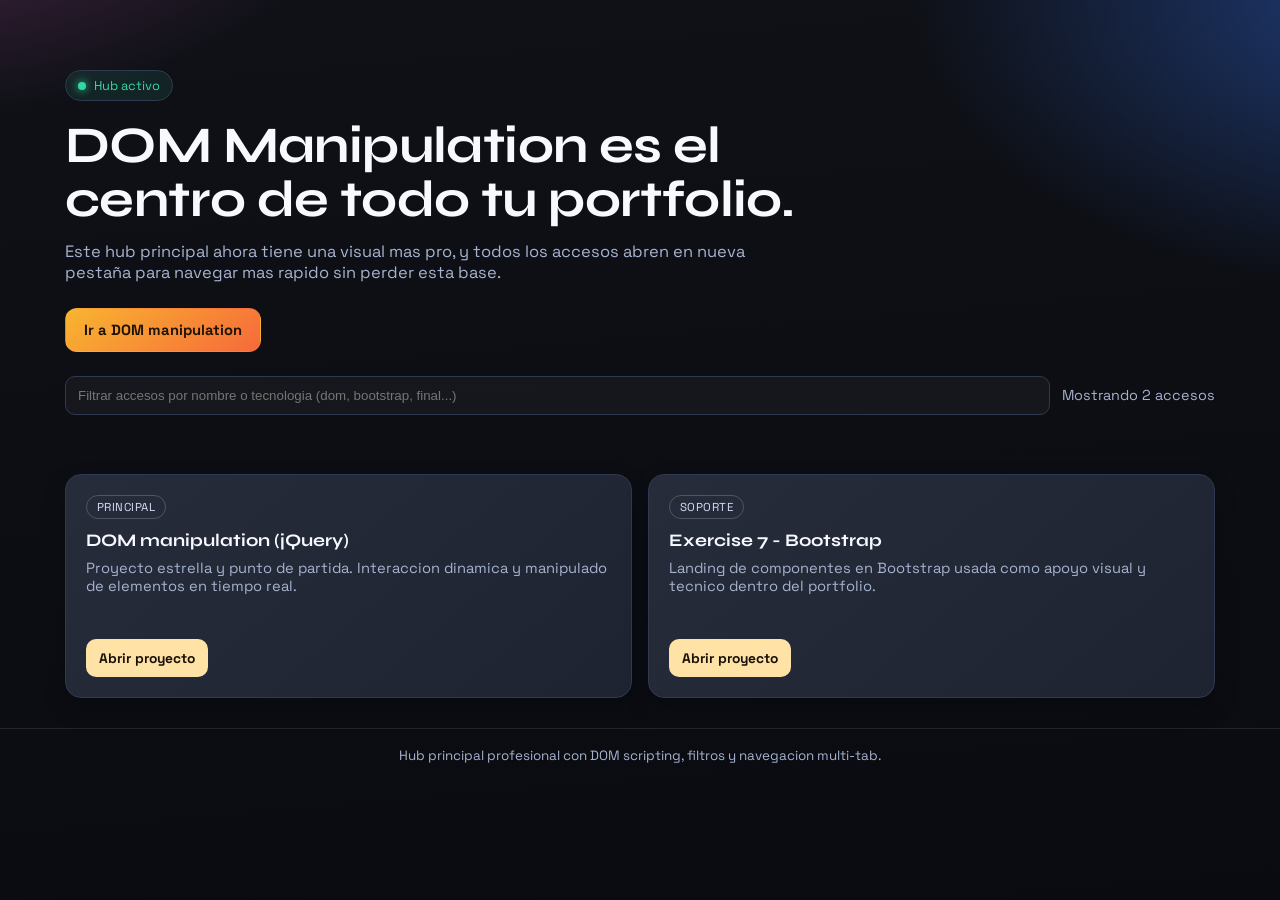
<file: index.html>
<!DOCTYPE html>
<html lang="es">
<head>
  <meta charset="UTF-8">
  <meta name="viewport" content="width=device-width, initial-scale=1.0">
  <title>Hub Principal | Ignacio Palmeri</title>
  <link rel="preconnect" href="https://fonts.googleapis.com">
  <link rel="preconnect" href="https://fonts.gstatic.com" crossorigin>
  <link href="https://fonts.googleapis.com/css2?family=Space+Grotesk:wght@400;500;700&family=Syne:wght@600;700;800&display=swap" rel="stylesheet">
  <style>
    :root {
      --bg: #0f1117;
      --bg-soft: #151922;
      --surface: #1b212f;
      --line: #2f3950;
      --text: #f7f9ff;
      --muted: #a6b3cf;
      --accent: #f8b530;
      --accent-2: #f66a3a;
      --good: #32d9a2;
      --shadow: 0 20px 45px rgba(0, 0, 0, 0.35);
    }

    * {
      margin: 0;
      padding: 0;
      box-sizing: border-box;
    }

    body {
      min-height: 100vh;
      color: var(--text);
      font-family: "Space Grotesk", sans-serif;
      background:
        radial-gradient(950px 550px at -10% -20%, #5d2e55 0%, transparent 55%),
        radial-gradient(850px 500px at 110% 0%, #1f3b76 0%, transparent 58%),
        linear-gradient(175deg, #0f1117 0%, #090b11 100%);
    }

    .container {
      width: min(1150px, 92vw);
      margin: 0 auto;
    }

    .hero {
      padding: 70px 0 35px;
      position: relative;
    }

    .status {
      display: inline-flex;
      align-items: center;
      gap: 8px;
      border: 1px solid var(--line);
      background: rgba(50, 217, 162, 0.1);
      color: var(--good);
      border-radius: 999px;
      padding: 6px 12px;
      font-size: 0.8rem;
      margin-bottom: 18px;
    }

    .status-dot {
      width: 8px;
      height: 8px;
      border-radius: 50%;
      background: var(--good);
      box-shadow: 0 0 8px var(--good);
    }

    h1 {
      font-family: "Syne", sans-serif;
      font-size: clamp(2.1rem, 4vw, 4rem);
      line-height: 1.05;
      letter-spacing: -0.6px;
      max-width: 830px;
      margin-bottom: 14px;
    }

    .lead {
      color: var(--muted);
      max-width: 700px;
      font-size: 1.03rem;
      margin-bottom: 25px;
    }

    .hero-cta {
      display: flex;
      flex-wrap: wrap;
      gap: 12px;
    }

    .btn {
      text-decoration: none;
      border-radius: 12px;
      padding: 12px 18px;
      font-weight: 700;
      font-size: 0.92rem;
      transition: transform 0.16s ease, box-shadow 0.2s ease;
      border: 1px solid transparent;
    }

    .btn:hover {
      transform: translateY(-2px);
      box-shadow: var(--shadow);
    }

    .btn-primary {
      background: linear-gradient(140deg, var(--accent) 0%, var(--accent-2) 100%);
      color: #201300;
    }

    .btn-secondary {
      border-color: var(--line);
      color: var(--text);
      background: rgba(255, 255, 255, 0.03);
    }

    .topbar {
      margin-top: 24px;
      display: grid;
      grid-template-columns: 1fr auto;
      gap: 12px;
      align-items: center;
    }

    .search {
      width: 100%;
      border: 1px solid var(--line);
      background: rgba(255, 255, 255, 0.04);
      color: var(--text);
      border-radius: 10px;
      padding: 11px 12px;
      outline: none;
    }

    .search:focus {
      border-color: #f8b530;
      box-shadow: 0 0 0 3px rgba(248, 181, 48, 0.2);
    }

    .counter {
      color: var(--muted);
      font-size: 0.9rem;
      white-space: nowrap;
    }

    .cards {
      padding: 24px 0 30px;
    }

    .cards-grid {
      display: grid;
      grid-template-columns: repeat(auto-fit, minmax(260px, 1fr));
      gap: 16px;
    }

    .card {
      position: relative;
      border: 1px solid var(--line);
      background:
        linear-gradient(140deg, rgba(255, 255, 255, 0.05), rgba(255, 255, 255, 0.01)),
        var(--surface);
      border-radius: 16px;
      padding: 20px;
      box-shadow: 0 10px 25px rgba(0, 0, 0, 0.2);
      transition: transform 0.2s ease, border-color 0.2s ease;
      transform-style: preserve-3d;
    }

    .card:hover {
      border-color: #f8b530;
      transform: translateY(-5px);
    }

    .card::before {
      content: "";
      position: absolute;
      inset: 0;
      border-radius: 16px;
      pointer-events: none;
      background: radial-gradient(circle at var(--mx, 50%) var(--my, 50%), rgba(248, 181, 48, 0.16), transparent 35%);
      opacity: 0;
      transition: opacity 0.25s ease;
    }

    .card:hover::before {
      opacity: 1;
    }

    .tag {
      display: inline-flex;
      align-items: center;
      width: fit-content;
      border-radius: 999px;
      border: 1px solid rgba(255, 255, 255, 0.2);
      padding: 4px 10px;
      font-size: 0.72rem;
      color: #d6def8;
      text-transform: uppercase;
      letter-spacing: 0.45px;
      margin-bottom: 11px;
    }

    .card h3 {
      font-family: "Syne", sans-serif;
      font-size: 1.1rem;
      margin-bottom: 8px;
    }

    .card p {
      color: var(--muted);
      margin-bottom: 16px;
      min-height: 64px;
      font-size: 0.92rem;
    }

    .card a {
      text-decoration: none;
      display: inline-block;
      border-radius: 10px;
      padding: 10px 13px;
      font-size: 0.86rem;
      font-weight: 700;
      color: #191107;
      background: #ffe2a6;
    }

    .reveal {
      opacity: 0;
      transform: translateY(16px);
      transition: opacity 0.45s ease, transform 0.45s ease;
    }

    .reveal.visible {
      opacity: 1;
      transform: translateY(0);
    }

    .hidden {
      display: none;
    }

    footer {
      border-top: 1px solid rgba(255, 255, 255, 0.1);
      color: var(--muted);
      text-align: center;
      padding: 18px 0 34px;
      font-size: 0.84rem;
    }

    @media (max-width: 760px) {
      .topbar {
        grid-template-columns: 1fr;
      }

      .counter {
        justify-self: start;
      }
    }
  </style>
</head>
<body>
  <main class="container">
    <section class="hero">
      <span class="status"><span class="status-dot"></span>Hub activo</span>
      <h1>DOM Manipulation es el centro de todo tu portfolio.</h1>
      <p class="lead">Este hub principal ahora tiene una visual mas pro, y todos los accesos abren en nueva pestaña para navegar mas rapido sin perder esta base.</p>
      <div class="hero-cta">
        <a class="btn btn-primary external-link" href="Ejercicios/ejercicio-jQuery/ejercicio-jQuery/index.html" target="_blank" rel="noopener noreferrer">Ir a DOM manipulation</a>
      </div>
      <div class="topbar">
        <input id="projectSearch" class="search" type="text" placeholder="Filtrar accesos por nombre o tecnologia (dom, bootstrap, final...)">
        <p id="resultCounter" class="counter">Mostrando 2 accesos</p>
      </div>
    </section>

    <section class="cards">
      <div id="cardsGrid" class="cards-grid">
        <article class="card reveal" data-keywords="dom manipulation jquery interaccion javascript">
          <span class="tag">Principal</span>
          <h3>DOM manipulation (jQuery)</h3>
          <p>Proyecto estrella y punto de partida. Interaccion dinamica y manipulado de elementos en tiempo real.</p>
          <a class="external-link" href="Ejercicios/ejercicio-jQuery/ejercicio-jQuery/index.html" target="_blank" rel="noopener noreferrer">Abrir proyecto</a>
        </article>

        <article class="card reveal" data-keywords="bootstrap componentes ejercicio 7">
          <span class="tag">Soporte</span>
          <h3>Exercise 7 - Bootstrap</h3>
          <p>Landing de componentes en Bootstrap usada como apoyo visual y tecnico dentro del portfolio.</p>
          <a class="external-link" href="Ejercicios/ejercicio7paraparcial/ejercicio7/index.html" target="_blank" rel="noopener noreferrer">Abrir proyecto</a>
        </article>
      </div>
    </section>
  </main>

  <footer>
    Hub principal profesional con DOM scripting, filtros y navegacion multi-tab.
  </footer>

  <script>
    const cards = Array.from(document.querySelectorAll(".card"));
    const searchInput = document.getElementById("projectSearch");
    const resultCounter = document.getElementById("resultCounter");

    function updateCounter(visible) {
      resultCounter.textContent = "Mostrando " + visible + " acceso" + (visible === 1 ? "" : "s");
    }

    function filterCards(query) {
      const normalized = query.trim().toLowerCase();
      let visible = 0;

      cards.forEach((card) => {
        const text = (card.textContent + " " + (card.dataset.keywords || "")).toLowerCase();
        const match = text.includes(normalized);
        card.classList.toggle("hidden", !match);
        if (match) visible += 1;
      });

      updateCounter(visible);
    }

    searchInput.addEventListener("input", (event) => {
      filterCards(event.target.value);
    });

    const observer = new IntersectionObserver((entries) => {
      entries.forEach((entry) => {
        if (entry.isIntersecting) {
          entry.target.classList.add("visible");
          observer.unobserve(entry.target);
        }
      });
    }, { threshold: 0.15 });

    cards.forEach((card) => {
      observer.observe(card);
      card.addEventListener("mousemove", (event) => {
        const rect = card.getBoundingClientRect();
        const mx = ((event.clientX - rect.left) / rect.width) * 100;
        const my = ((event.clientY - rect.top) / rect.height) * 100;
        card.style.setProperty("--mx", mx + "%");
        card.style.setProperty("--my", my + "%");
      });
    });

    document.querySelectorAll("a.external-link").forEach((link) => {
      link.setAttribute("target", "_blank");
      link.setAttribute("rel", "noopener noreferrer");
    });

    updateCounter(cards.length);
  </script>
</body>
</html>
</file>
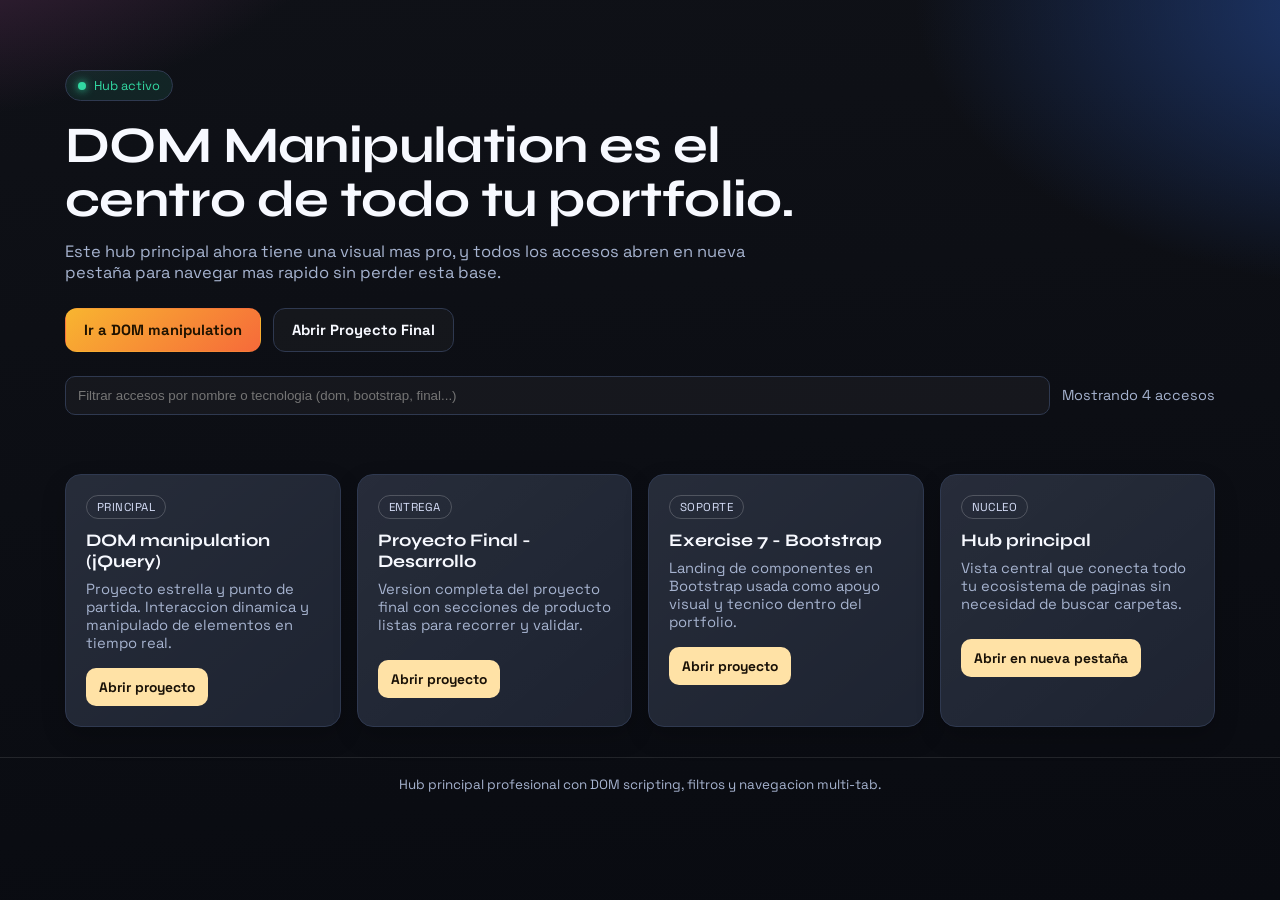
<file: PRYECTO_FACU/PalmeriIgnacio/index.html>
<!DOCTYPE html>
<html lang="es">
<head>
  <meta charset="UTF-8">
  <meta name="viewport" content="width=device-width, initial-scale=1.0">
  <title>Hub Principal | Ignacio Palmeri</title>
  <link rel="preconnect" href="https://fonts.googleapis.com">
  <link rel="preconnect" href="https://fonts.gstatic.com" crossorigin>
  <link href="https://fonts.googleapis.com/css2?family=Space+Grotesk:wght@400;500;700&family=Syne:wght@600;700;800&display=swap" rel="stylesheet">
  <style>
    :root {
      --bg: #0f1117;
      --bg-soft: #151922;
      --surface: #1b212f;
      --line: #2f3950;
      --text: #f7f9ff;
      --muted: #a6b3cf;
      --accent: #f8b530;
      --accent-2: #f66a3a;
      --good: #32d9a2;
      --shadow: 0 20px 45px rgba(0, 0, 0, 0.35);
    }

    * {
      margin: 0;
      padding: 0;
      box-sizing: border-box;
    }

    body {
      min-height: 100vh;
      color: var(--text);
      font-family: "Space Grotesk", sans-serif;
      background:
        radial-gradient(950px 550px at -10% -20%, #5d2e55 0%, transparent 55%),
        radial-gradient(850px 500px at 110% 0%, #1f3b76 0%, transparent 58%),
        linear-gradient(175deg, #0f1117 0%, #090b11 100%);
    }

    .container {
      width: min(1150px, 92vw);
      margin: 0 auto;
    }

    .hero {
      padding: 70px 0 35px;
      position: relative;
    }

    .status {
      display: inline-flex;
      align-items: center;
      gap: 8px;
      border: 1px solid var(--line);
      background: rgba(50, 217, 162, 0.1);
      color: var(--good);
      border-radius: 999px;
      padding: 6px 12px;
      font-size: 0.8rem;
      margin-bottom: 18px;
    }

    .status-dot {
      width: 8px;
      height: 8px;
      border-radius: 50%;
      background: var(--good);
      box-shadow: 0 0 8px var(--good);
    }

    h1 {
      font-family: "Syne", sans-serif;
      font-size: clamp(2.1rem, 4vw, 4rem);
      line-height: 1.05;
      letter-spacing: -0.6px;
      max-width: 830px;
      margin-bottom: 14px;
    }

    .lead {
      color: var(--muted);
      max-width: 700px;
      font-size: 1.03rem;
      margin-bottom: 25px;
    }

    .hero-cta {
      display: flex;
      flex-wrap: wrap;
      gap: 12px;
    }

    .btn {
      text-decoration: none;
      border-radius: 12px;
      padding: 12px 18px;
      font-weight: 700;
      font-size: 0.92rem;
      transition: transform 0.16s ease, box-shadow 0.2s ease;
      border: 1px solid transparent;
    }

    .btn:hover {
      transform: translateY(-2px);
      box-shadow: var(--shadow);
    }

    .btn-primary {
      background: linear-gradient(140deg, var(--accent) 0%, var(--accent-2) 100%);
      color: #201300;
    }

    .btn-secondary {
      border-color: var(--line);
      color: var(--text);
      background: rgba(255, 255, 255, 0.03);
    }

    .topbar {
      margin-top: 24px;
      display: grid;
      grid-template-columns: 1fr auto;
      gap: 12px;
      align-items: center;
    }

    .search {
      width: 100%;
      border: 1px solid var(--line);
      background: rgba(255, 255, 255, 0.04);
      color: var(--text);
      border-radius: 10px;
      padding: 11px 12px;
      outline: none;
    }

    .search:focus {
      border-color: #f8b530;
      box-shadow: 0 0 0 3px rgba(248, 181, 48, 0.2);
    }

    .counter {
      color: var(--muted);
      font-size: 0.9rem;
      white-space: nowrap;
    }

    .cards {
      padding: 24px 0 30px;
    }

    .cards-grid {
      display: grid;
      grid-template-columns: repeat(auto-fit, minmax(260px, 1fr));
      gap: 16px;
    }

    .card {
      position: relative;
      border: 1px solid var(--line);
      background:
        linear-gradient(140deg, rgba(255, 255, 255, 0.05), rgba(255, 255, 255, 0.01)),
        var(--surface);
      border-radius: 16px;
      padding: 20px;
      box-shadow: 0 10px 25px rgba(0, 0, 0, 0.2);
      transition: transform 0.2s ease, border-color 0.2s ease;
      transform-style: preserve-3d;
    }

    .card:hover {
      border-color: #f8b530;
      transform: translateY(-5px);
    }

    .card::before {
      content: "";
      position: absolute;
      inset: 0;
      border-radius: 16px;
      pointer-events: none;
      background: radial-gradient(circle at var(--mx, 50%) var(--my, 50%), rgba(248, 181, 48, 0.16), transparent 35%);
      opacity: 0;
      transition: opacity 0.25s ease;
    }

    .card:hover::before {
      opacity: 1;
    }

    .tag {
      display: inline-flex;
      align-items: center;
      width: fit-content;
      border-radius: 999px;
      border: 1px solid rgba(255, 255, 255, 0.2);
      padding: 4px 10px;
      font-size: 0.72rem;
      color: #d6def8;
      text-transform: uppercase;
      letter-spacing: 0.45px;
      margin-bottom: 11px;
    }

    .card h3 {
      font-family: "Syne", sans-serif;
      font-size: 1.1rem;
      margin-bottom: 8px;
    }

    .card p {
      color: var(--muted);
      margin-bottom: 16px;
      min-height: 64px;
      font-size: 0.92rem;
    }

    .card a {
      text-decoration: none;
      display: inline-block;
      border-radius: 10px;
      padding: 10px 13px;
      font-size: 0.86rem;
      font-weight: 700;
      color: #191107;
      background: #ffe2a6;
    }

    .reveal {
      opacity: 0;
      transform: translateY(16px);
      transition: opacity 0.45s ease, transform 0.45s ease;
    }

    .reveal.visible {
      opacity: 1;
      transform: translateY(0);
    }

    .hidden {
      display: none;
    }

    footer {
      border-top: 1px solid rgba(255, 255, 255, 0.1);
      color: var(--muted);
      text-align: center;
      padding: 18px 0 34px;
      font-size: 0.84rem;
    }

    @media (max-width: 760px) {
      .topbar {
        grid-template-columns: 1fr;
      }

      .counter {
        justify-self: start;
      }
    }
  </style>
</head>
<body>
  <main class="container">
    <section class="hero">
      <span class="status"><span class="status-dot"></span>Hub activo</span>
      <h1>DOM Manipulation es el centro de todo tu portfolio.</h1>
      <p class="lead">Este hub principal ahora tiene una visual mas pro, y todos los accesos abren en nueva pestaña para navegar mas rapido sin perder esta base.</p>
      <div class="hero-cta">
        <a class="btn btn-primary external-link" href="Ejercicios/ejercicio-jQuery/ejercicio-jQuery/index.html" target="_blank" rel="noopener noreferrer">Ir a DOM manipulation</a>
        <a class="btn btn-secondary external-link" href="../proyecto_final/Desarollo/index.html" target="_blank" rel="noopener noreferrer">Abrir Proyecto Final</a>
      </div>
      <div class="topbar">
        <input id="projectSearch" class="search" type="text" placeholder="Filtrar accesos por nombre o tecnologia (dom, bootstrap, final...)">
        <p id="resultCounter" class="counter">Mostrando 4 accesos</p>
      </div>
    </section>

    <section class="cards">
      <div id="cardsGrid" class="cards-grid">
        <article class="card reveal" data-keywords="dom manipulation jquery interaccion javascript">
          <span class="tag">Principal</span>
          <h3>DOM manipulation (jQuery)</h3>
          <p>Proyecto estrella y punto de partida. Interaccion dinamica y manipulado de elementos en tiempo real.</p>
          <a class="external-link" href="Ejercicios/ejercicio-jQuery/ejercicio-jQuery/index.html" target="_blank" rel="noopener noreferrer">Abrir proyecto</a>
        </article>

        <article class="card reveal" data-keywords="proyecto final desarrollo ux ui">
          <span class="tag">Entrega</span>
          <h3>Proyecto Final - Desarrollo</h3>
          <p>Version completa del proyecto final con secciones de producto listas para recorrer y validar.</p>
          <a class="external-link" href="../proyecto_final/Desarollo/index.html" target="_blank" rel="noopener noreferrer">Abrir proyecto</a>
        </article>

        <article class="card reveal" data-keywords="bootstrap componentes ejercicio 7">
          <span class="tag">Soporte</span>
          <h3>Exercise 7 - Bootstrap</h3>
          <p>Landing de componentes en Bootstrap usada como apoyo visual y tecnico dentro del portfolio.</p>
          <a class="external-link" href="Ejercicios/ejercicio7paraparcial/ejercicio7/index.html" target="_blank" rel="noopener noreferrer">Abrir proyecto</a>
        </article>

        <article class="card reveal" data-keywords="hub principal navegacion index">
          <span class="tag">Nucleo</span>
          <h3>Hub principal</h3>
          <p>Vista central que conecta todo tu ecosistema de paginas sin necesidad de buscar carpetas.</p>
          <a class="external-link" href="index.html" target="_blank" rel="noopener noreferrer">Abrir en nueva pestaña</a>
        </article>
      </div>
    </section>
  </main>

  <footer>
    Hub principal profesional con DOM scripting, filtros y navegacion multi-tab.
  </footer>

  <script>
    const cards = Array.from(document.querySelectorAll(".card"));
    const searchInput = document.getElementById("projectSearch");
    const resultCounter = document.getElementById("resultCounter");

    function updateCounter(visible) {
      resultCounter.textContent = "Mostrando " + visible + " acceso" + (visible === 1 ? "" : "s");
    }

    function filterCards(query) {
      const normalized = query.trim().toLowerCase();
      let visible = 0;

      cards.forEach((card) => {
        const text = (card.textContent + " " + (card.dataset.keywords || "")).toLowerCase();
        const match = text.includes(normalized);
        card.classList.toggle("hidden", !match);
        if (match) visible += 1;
      });

      updateCounter(visible);
    }

    searchInput.addEventListener("input", (event) => {
      filterCards(event.target.value);
    });

    const observer = new IntersectionObserver((entries) => {
      entries.forEach((entry) => {
        if (entry.isIntersecting) {
          entry.target.classList.add("visible");
          observer.unobserve(entry.target);
        }
      });
    }, { threshold: 0.15 });

    cards.forEach((card) => {
      observer.observe(card);
      card.addEventListener("mousemove", (event) => {
        const rect = card.getBoundingClientRect();
        const mx = ((event.clientX - rect.left) / rect.width) * 100;
        const my = ((event.clientY - rect.top) / rect.height) * 100;
        card.style.setProperty("--mx", mx + "%");
        card.style.setProperty("--my", my + "%");
      });
    });

    document.querySelectorAll("a.external-link").forEach((link) => {
      link.setAttribute("target", "_blank");
      link.setAttribute("rel", "noopener noreferrer");
    });

    updateCounter(cards.length);
  </script>
</body>
</html>
</file>
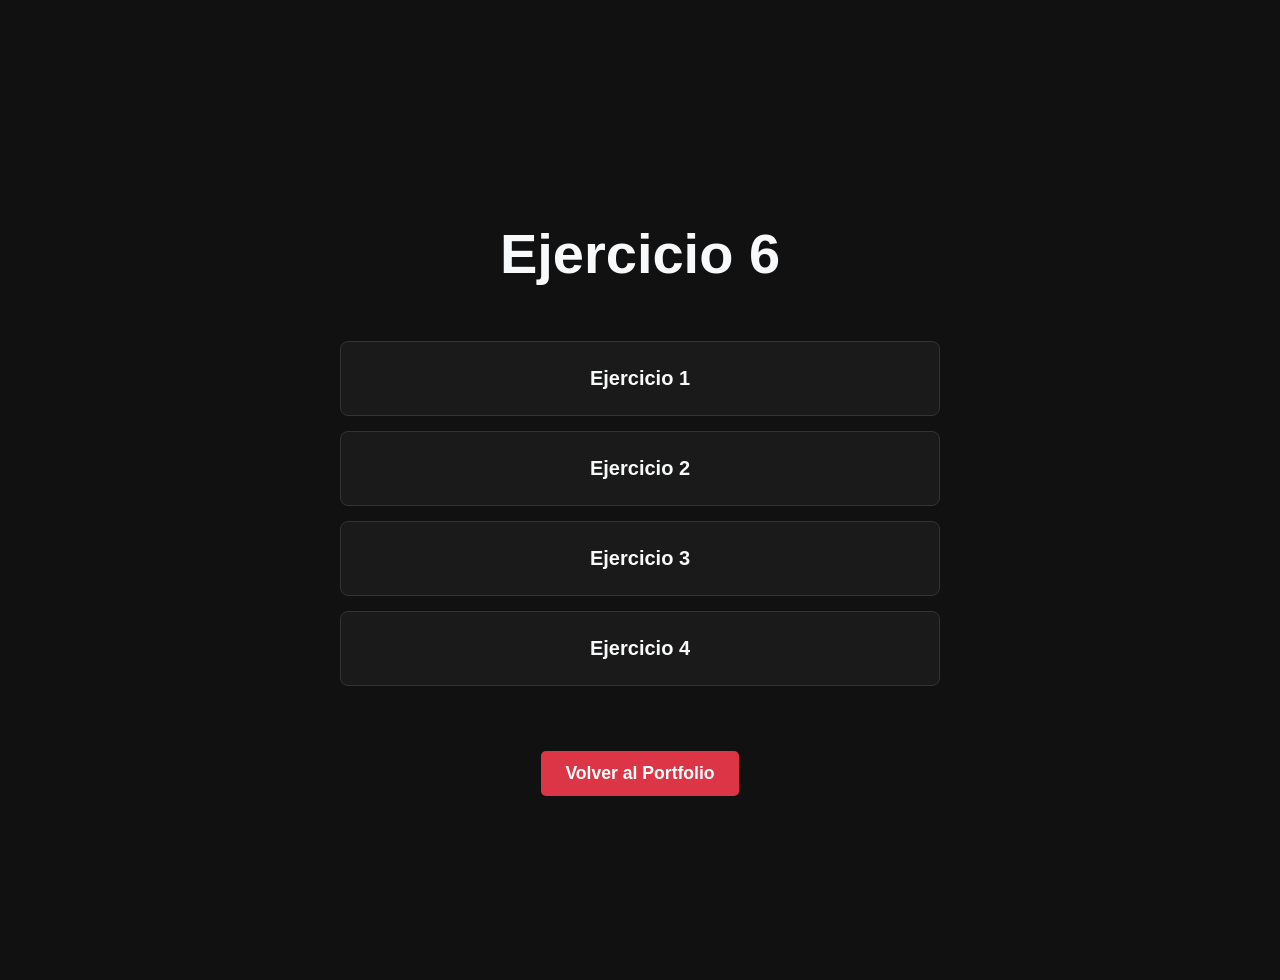
<file: Ejercicios/Ejercicio 6/Ejercicio 6/index.html>
<html lang="es">
<head>
  <meta charset="UTF-8">
  <meta name="viewport" content="width=device-width, initial-scale=1.0">
  <title>Ejercicio 6</title>
  
  <style>
    body {
        font-family: Arial, sans-serif; 
        background: #111; 
        color: #f8f9fa;  
        margin: 0; 
        padding: 40px 20px; 
        min-height: 100vh;
        display: flex;
        flex-direction: column;
        justify-content: center;
        align-items: center;
    }

    h1 {
        text-align: center;
        color: #f8f9fa;
        font-size: 3.5rem; 
        margin-bottom: 20px;
    }
    ul {
        list-style: none; 
        padding: 0; 
        max-width: 600px; 
        width: 90%;
        margin: 20px auto;
    }
    li {
        background: #1a1a1a; 
        margin: 15px 0;
        border-radius: 8px;
        border: 1px solid #333; 
        text-align: center;
        transition: all 0.3s ease; 
    }
    li:hover {
        border-color: #dc3545; 
        transform: scale(1.03); 
    }
    a {
        text-decoration: none; 
        color: #f8f9fa; 
        font-weight: bold;
        font-size: 1.25rem;
        display: block; 
        padding: 25px 20px; 
        transition: color 0.3s ease;
    }
    a:hover {
        color: #dc3545; 
    }
    .btn-rojo {
        display: inline-block;
        background-color: #dc3545;
        border-color: #dc3545;
        color: #fff;
        padding: 12px 24px;
        font-size: 1.1rem;
        font-weight: bold;
        text-decoration: none;
        border-radius: 5px;
        transition: all 0.3s ease;
        margin-top: 30px;
    }
    .btn-rojo:hover {
        background-color: #bb2d3b; 
        border-color: #bb2d3b;
        color: #fff;
        transform: translateY(-2px);
    }
  </style>
</head>
<body>

  <h1>Ejercicio 6</h1>
  
  <ul>
    <li><a href="1.html">Ejercicio 1</a></li>
    <li><a href="2.html">Ejercicio 2</a></li>
    <li><a href="3.html">Ejercicio 3</a></li>
    <li><a href="4.html">Ejercicio 4</a></li>
  </ul>
  <a href="../../../index.html#proyectos" class="btn-rojo">Volver al Portfolio</a>

</body>
</html>
</file>
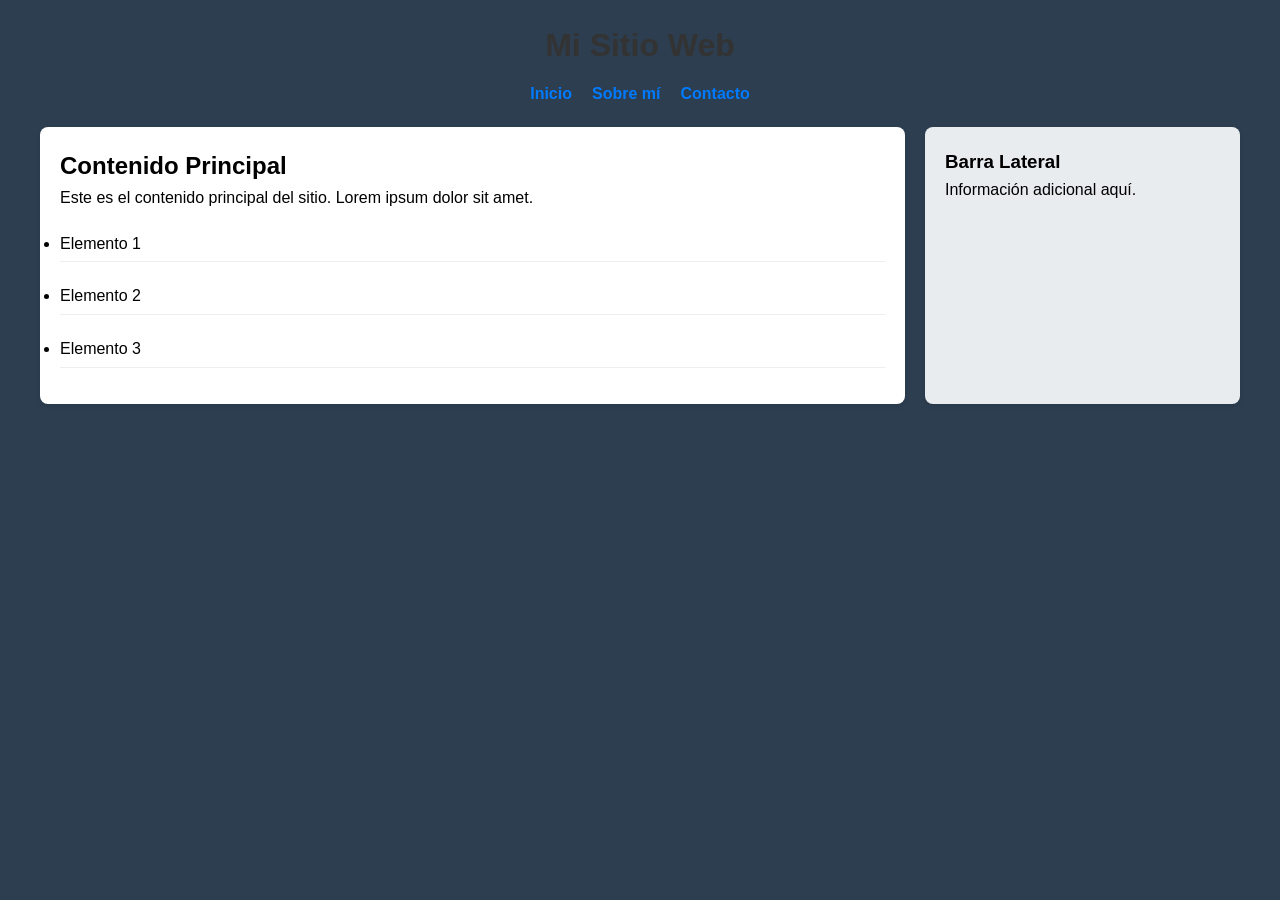
<file: Ejercicios/ejercicio-5-Ignacio-Palmeri/ejercicio-5/index.html>
<!DOCTYPE html>
<html lang="es">
<head>
  <meta charset="UTF-8" />
  <meta name="viewport" content="width=device-width, initial-scale=1.0" />
  <title>Sitio Web Responsivo</title>
  <link rel="stylesheet" href="styles.css" />
</head>
<body>
  <header class="header">
    <h1>Mi Sitio Web</h1>
    <nav class="nav" id="nav">
      <ul>
        <li><a href="#">Inicio</a></li>
        <li><a href="#">Sobre mí</a></li>
        <li><a href="#">Contacto</a></li>
      </ul>
    </nav>
  </header>

  <main class="container">
    <section class="content">
      <h2>Contenido Principal</h2>
      <p>Este es el contenido principal del sitio. Lorem ipsum dolor sit amet.</p>
      <ul class="list">
        <li>Elemento 1</li>
        <li>Elemento 2</li>
        <li>Elemento 3</li>
      </ul>
    </section>

    <aside class="sidebar" id="sidebar">
      <h3>Barra Lateral</h3>
      <p>Información adicional aquí.</p>
    </aside>
  </main>
</body>
</html>
</file>
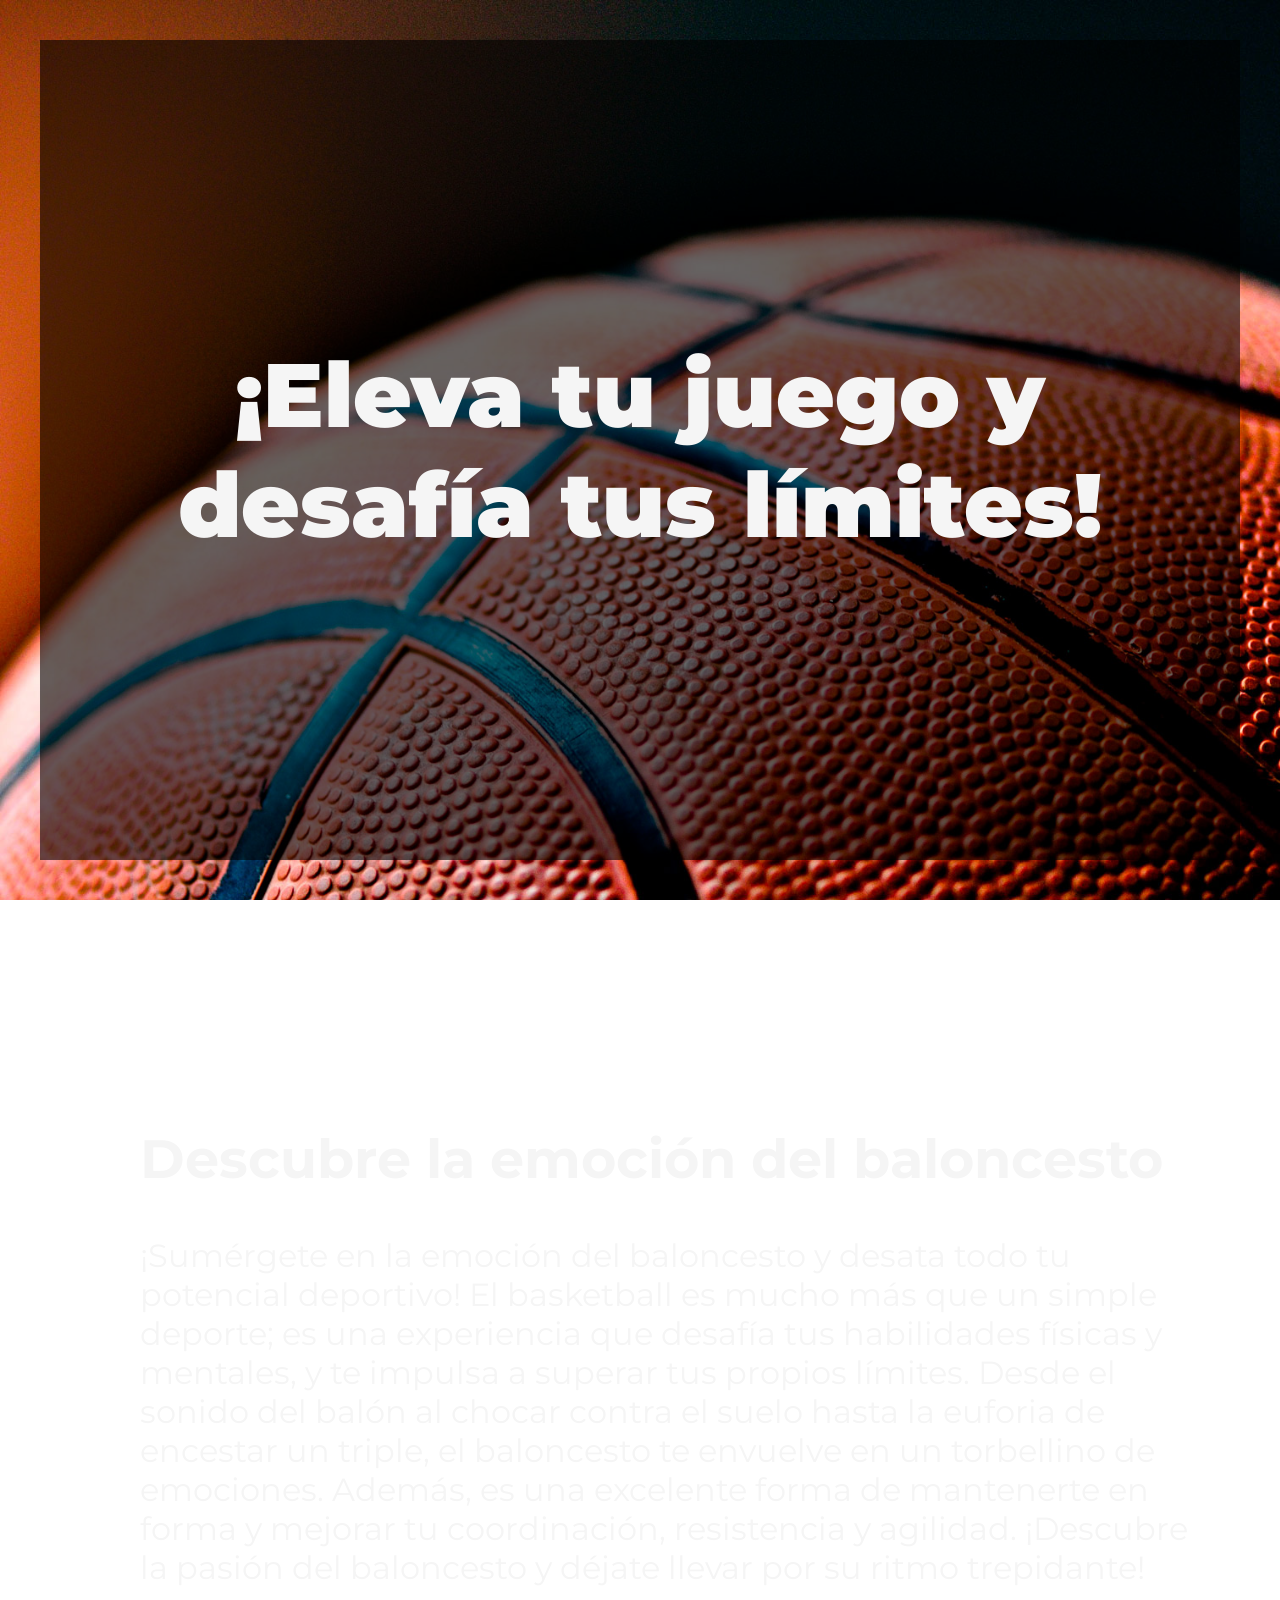
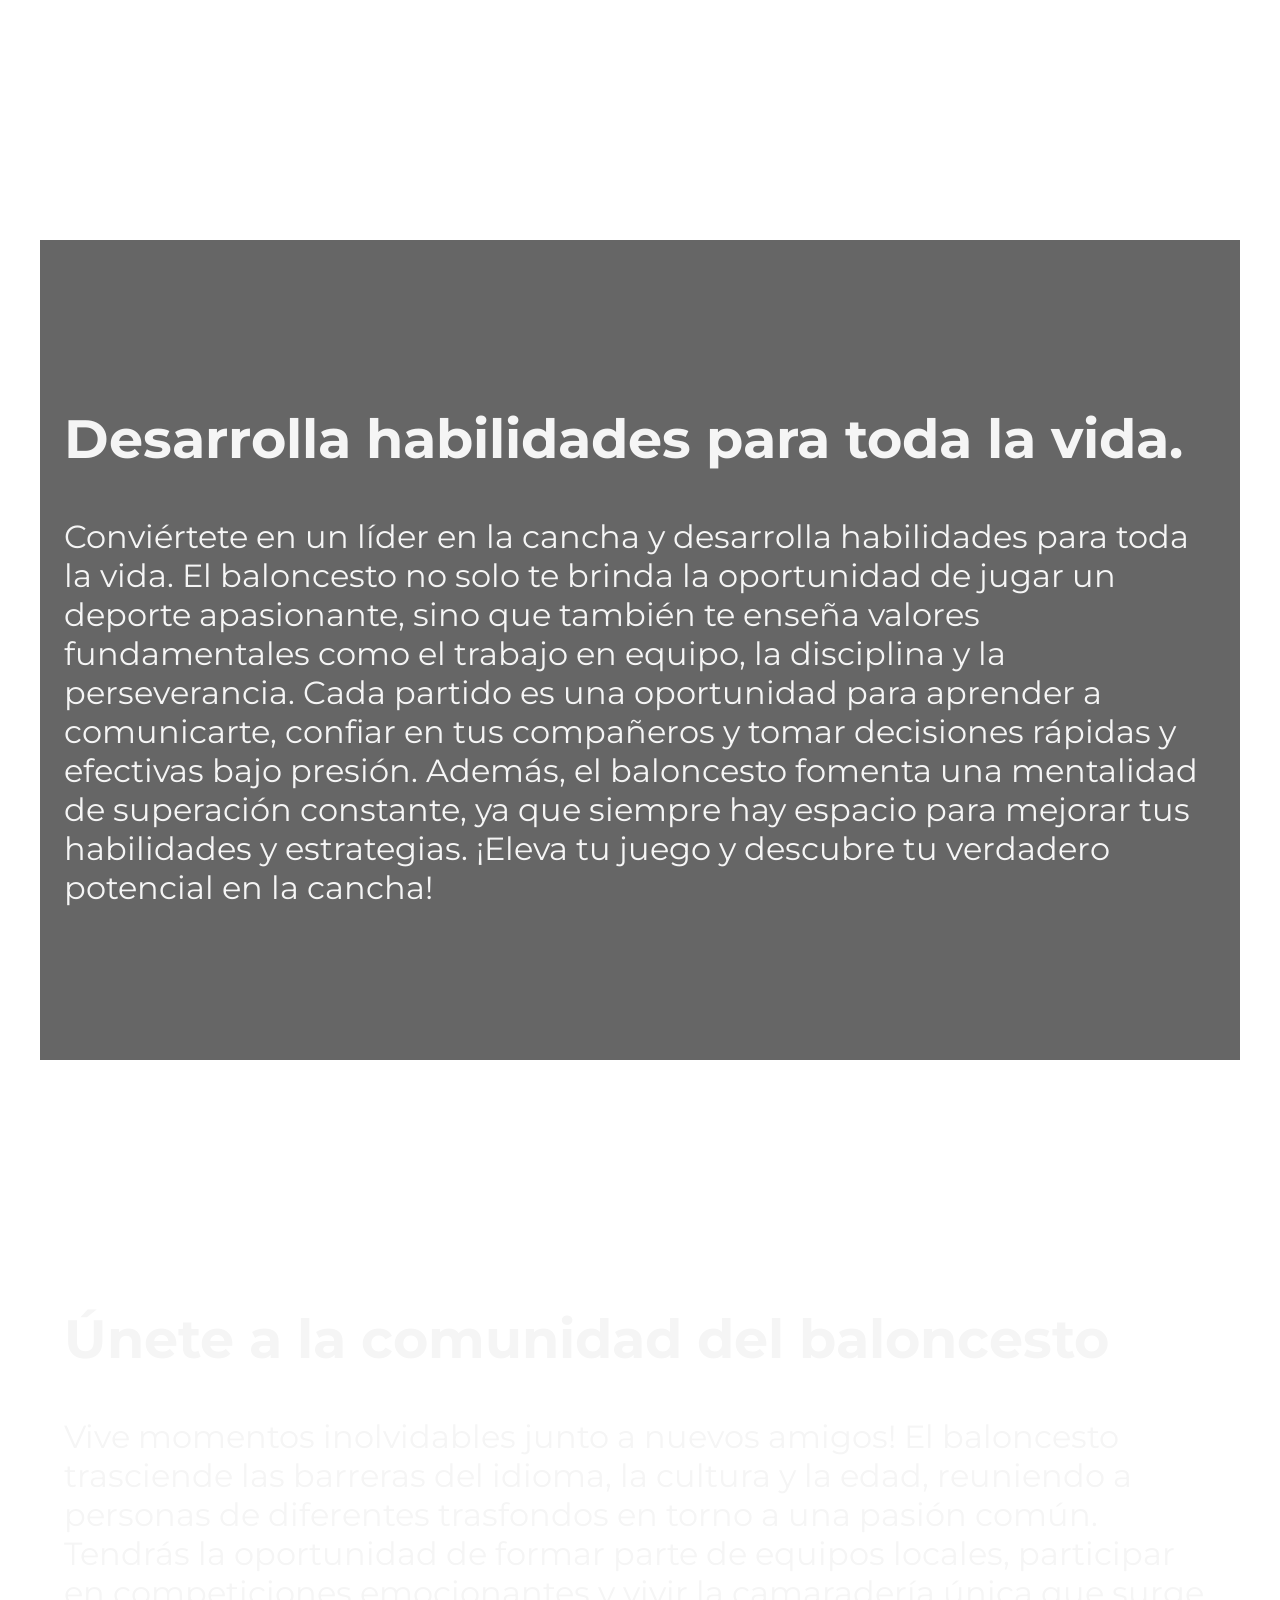
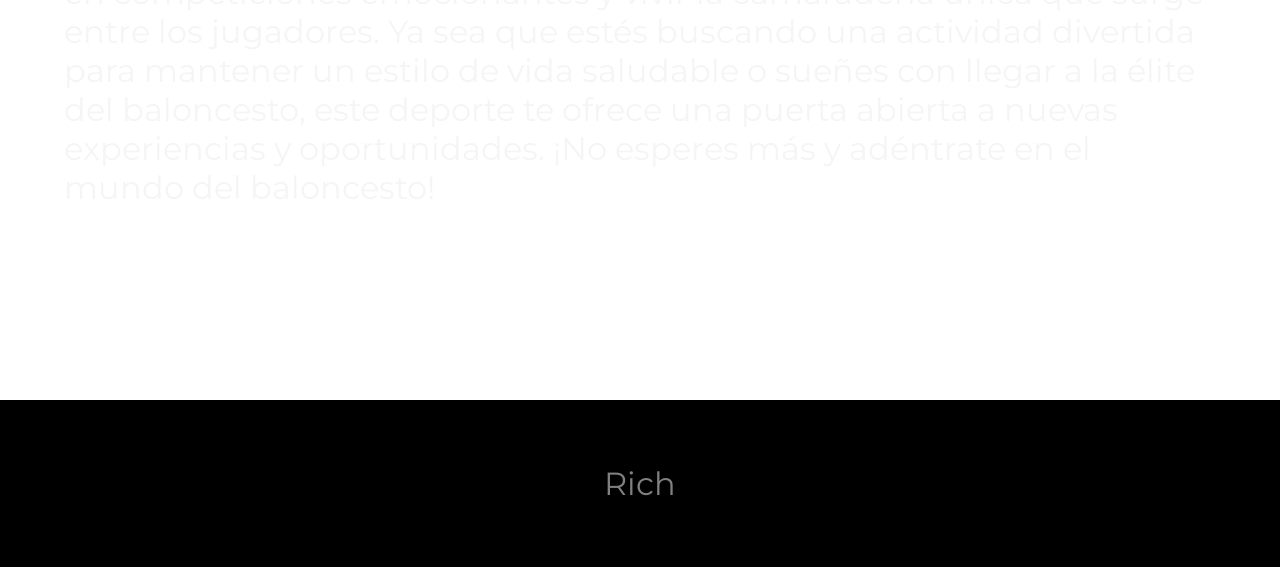
<file: Ejercicios/ejercicio-jQuery/ejercicio-jQuery/index.html>
<!DOCTYPE html>
<html lang="es">
<head>
    <meta charset="UTF-8">
    <meta http-equiv="X-UA-Compatible" content="IE=edge">
    <meta name="viewport" content="width=device-width, initial-scale=1.0">
    <title>jQuery</title>

    <!-- Estilos -->
    <link rel="stylesheet" href="css/estilos.css">
</head>
<body>
    
    <header>
        <div class="container">
            <h1>¡Eleva tu juego y desafía tus límites!</h1>
        </div>
    </header>

    <section id="intro">
        <div class="container">
            <h2>Descubre la emoción del baloncesto</h2>
            <p>¡Sumérgete en la emoción del baloncesto y desata todo tu potencial deportivo! El basketball es mucho más que un simple deporte; es una experiencia que desafía tus habilidades físicas y mentales, y te impulsa a superar tus propios límites. Desde el sonido del balón al chocar contra el suelo hasta la euforia de encestar un triple, el baloncesto te envuelve en un torbellino de emociones. Además, es una excelente forma de mantenerte en forma y mejorar tu coordinación, resistencia y agilidad. ¡Descubre la pasión del baloncesto y déjate llevar por su ritmo trepidante!</p>
        </div>
    </section>

    <section id="nudo">
        <div class="container">
            <h2>Desarrolla habilidades para toda la vida.</h2>
            <p>Conviértete en un líder en la cancha y desarrolla habilidades para toda la vida. El baloncesto no solo te brinda la oportunidad de jugar un deporte apasionante, sino que también te enseña valores fundamentales como el trabajo en equipo, la disciplina y la perseverancia. Cada partido es una oportunidad para aprender a comunicarte, confiar en tus compañeros y tomar decisiones rápidas y efectivas bajo presión. Además, el baloncesto fomenta una mentalidad de superación constante, ya que siempre hay espacio para mejorar tus habilidades y estrategias. ¡Eleva tu juego y descubre tu verdadero potencial en la cancha!</p>
        </div>
    </section>

    <section id="fin">
        <div class="container">
            <h2>Únete a la comunidad del baloncesto</h2>
            <p>Vive momentos inolvidables junto a nuevos amigos! El baloncesto trasciende las barreras del idioma, la cultura y la edad, reuniendo a personas de diferentes trasfondos en torno a una pasión común. Tendrás la oportunidad de formar parte de equipos locales, participar en competiciones emocionantes y vivir la camaradería única que surge entre los jugadores. Ya sea que estés buscando una actividad divertida para mantener un estilo de vida saludable o sueñes con llegar a la élite del baloncesto, este deporte te ofrece una puerta abierta a nuevas experiencias y oportunidades. ¡No esperes más y adéntrate en el mundo del baloncesto! </p>
        </div>
    </section>


    <script src="https://ajax.googleapis.com/ajax/libs/jquery/3.7.1/jquery.min.js"></script> 

<script src="https://ajax.googleapis.com/ajax/libs/jquery/3.7.1/jquery.min.js"></script> 

<script>
    'use strict';
    $(document).ready(function() {
        var $header = $('header');
        var $h1 = $('h1');
        var $intro = $('#intro');
        var $nudo = $('#nudo');
        var $fin = $('#fin');

        $header.append('<div class="overlay"></div>');

        $h1.addClass('titular');
      
        $intro.find('.container').before('<div class="line"></div>');

    
        $nudo.append('<div class="overlay"></div>'); 
        $fin.after('<footer class="divisor"></footer>');
        $('.divisor').html('<p>Rich</p>');

    });
</script>

</body>
</html>
</file>
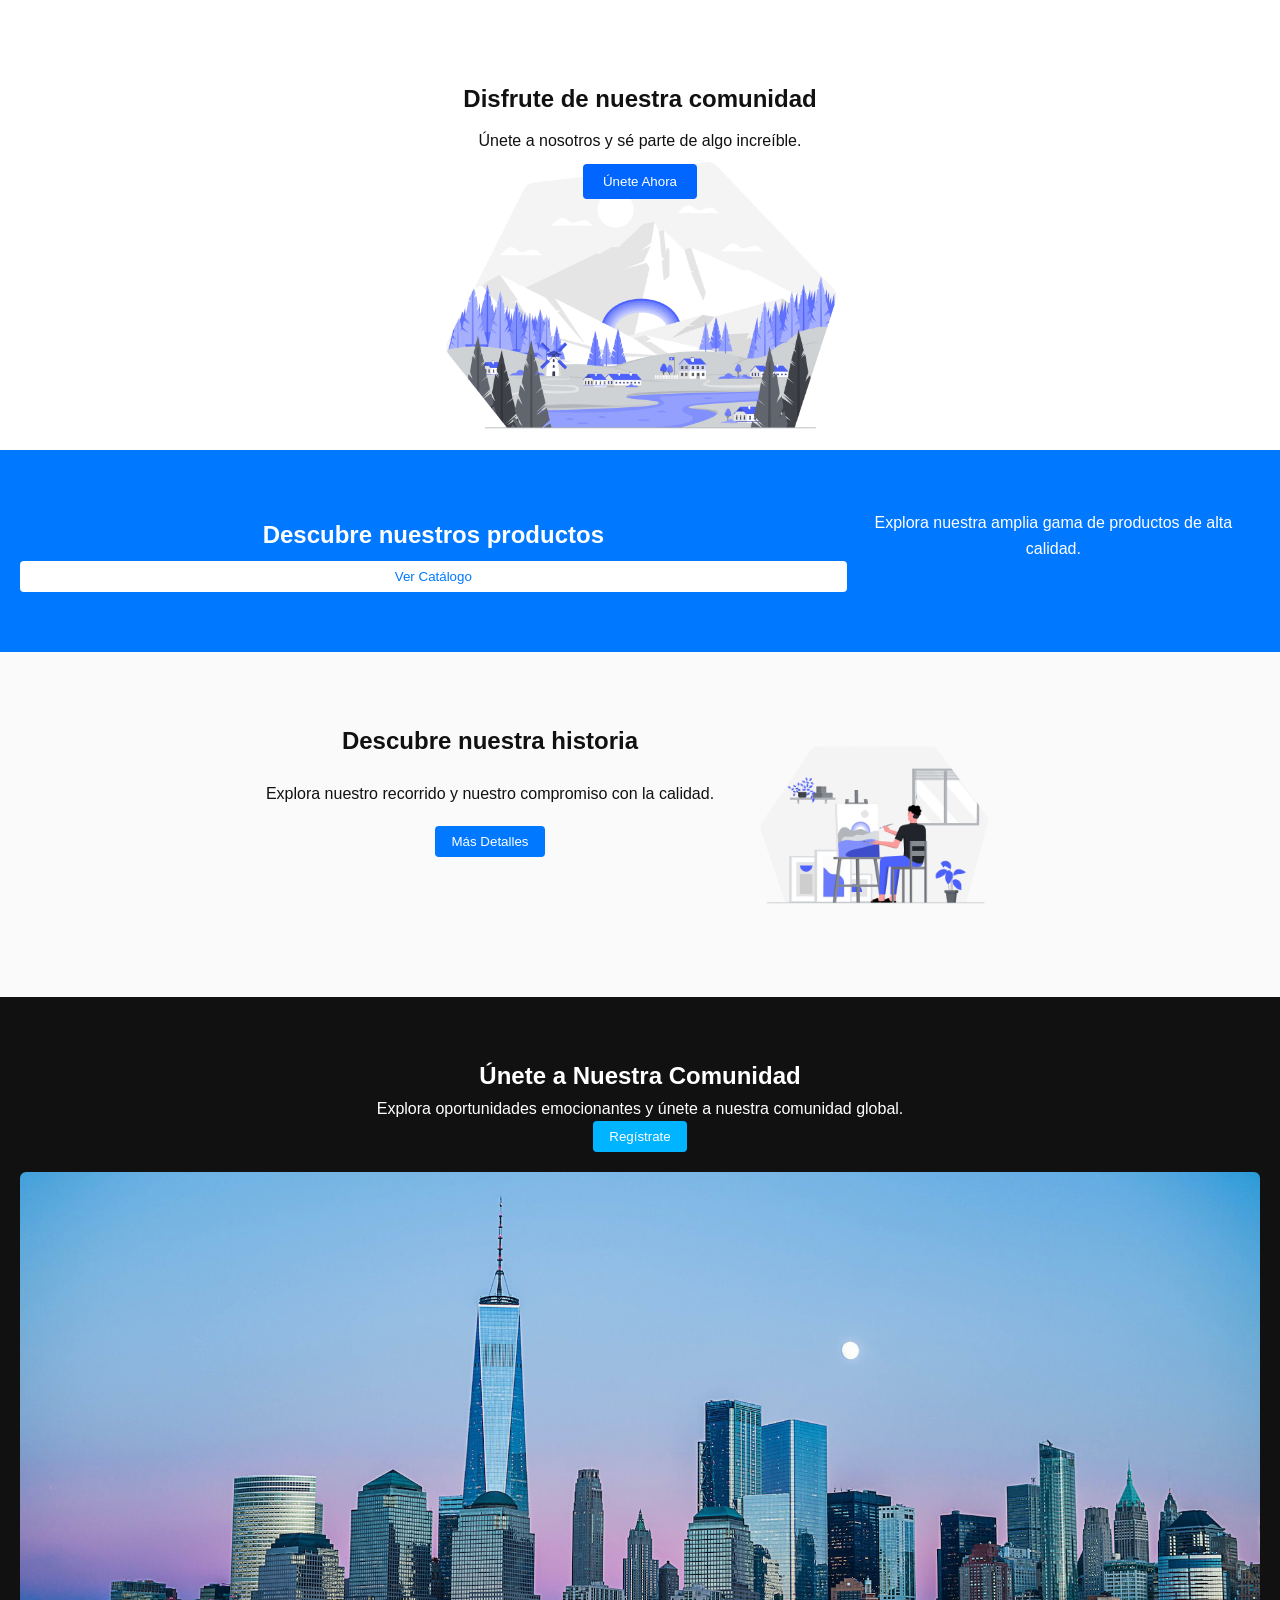
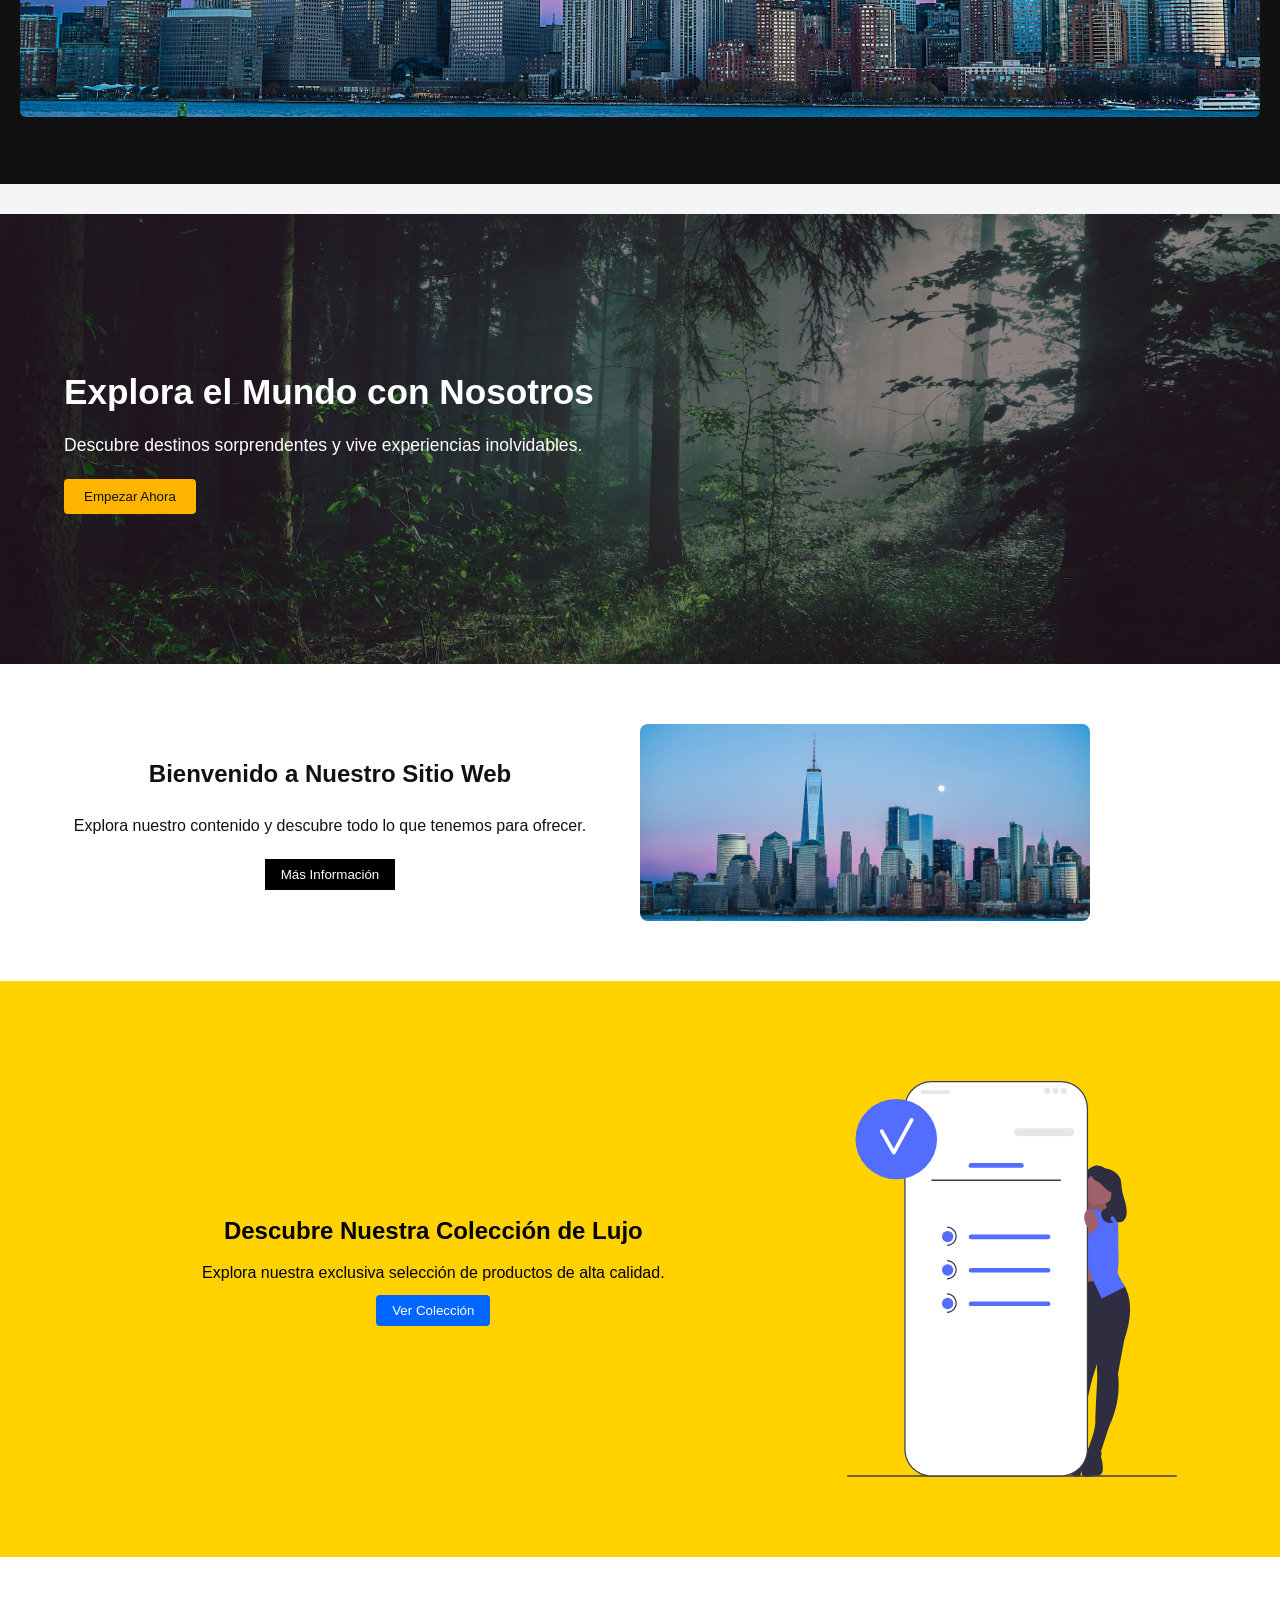
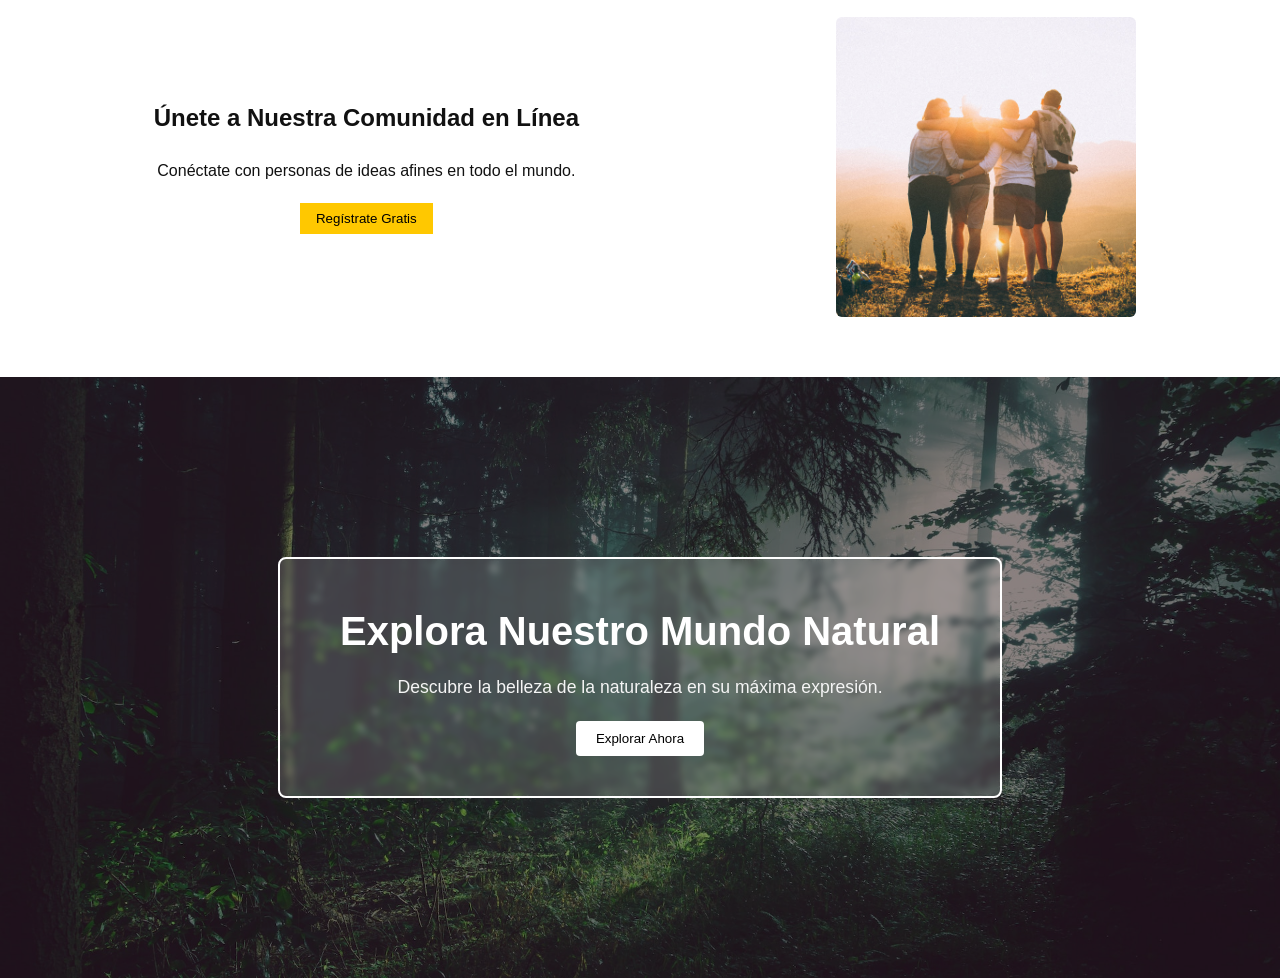
<file: Ejercicios/ejercicio7paraparcial/ejercicio7/index.html>
<!DOCTYPE html>
<html lang="es">
<head>
  <meta charset="UTF-8">
  <meta name="viewport" content="width=device-width, initial-scale=1.0">
  <title>Nuestra Comunidad</title>
  <link rel="stylesheet" href="styles.css">
</head>
<body>

  <section class="hero">
    <h1>Disfrute de nuestra comunidad</h1>
    <p>Únete a nosotros y sé parte de algo increíble.</p>
    <button>Únete Ahora</button>
    <img src="img/rainbow-between-mountains.png" alt="Comunidad">
  </section>

  <section class="productos">
    <div class="contenido">
      <h2>Descubre nuestros productos</h2>
      <p>Explora nuestra amplia gama de productos de alta calidad.</p>
      <button>Ver Catálogo</button>
    </div>
  </section>

  <section class="historia">
    <div class="texto">
      <h2>Descubre nuestra historia</h2>
      <p>Explora nuestro recorrido y nuestro compromiso con la calidad.</p>
      <button>Más Detalles</button>
    </div>
    <img src="img/painting-a-rainbow.png" alt="Historia">
  </section>

  <section class="ciudad">
    <h2>Únete a Nuestra Comunidad</h2>
    <p>Explora oportunidades emocionantes y únete a nuestra comunidad global.</p>
    <button>Regístrate</button>
    <img src="img/ciudad.jpg" alt="Ciudad">
  </section>

<section class="bosque">
  <h2>Explora el Mundo con Nosotros</h2>
  <p>Descubre destinos sorprendentes y vive experiencias inolvidables.</p>
  <button>Empezar Ahora</button>
</section>

  <section class="bienvenida">
    <div class="texto">
      <h2>Bienvenido a Nuestro Sitio Web</h2>
      <p>Explora nuestro contenido y descubre todo lo que tenemos para ofrecer.</p>
      <button>Más Información</button>
    </div>
    <img src="img/ciudad.jpg" alt="Ciudad">
  </section>

  <section class="lujo">
    <div class="contenido">
      <div class="texto-lujo">
        <h2>Descubre Nuestra Colección de Lujo</h2>
        <p>Explora nuestra exclusiva selección de productos de alta calidad.</p>
        <button>Ver Colección</button>
      </div>
      <img src="img/undraw_reminder_re_fe15.svg" alt="Lujo">
    </div>
  </section>

  <section class="amigos">
    <div class="texto">
      <h2>Únete a Nuestra Comunidad en Línea</h2>
      <p>Conéctate con personas de ideas afines en todo el mundo.</p>
      <button>Regístrate Gratis</button>
    </div>
    <img src="img/comunidad.jpg" alt="Amigos">
  </section>

<section class="naturaleza">
  <div class="contenido">
    <h2>Explora Nuestro Mundo Natural</h2>
    <p>Descubre la belleza de la naturaleza en su máxima expresión.</p>
    <button>Explorar Ahora</button>
  </div>
</section>

</body>
</html>
</file>
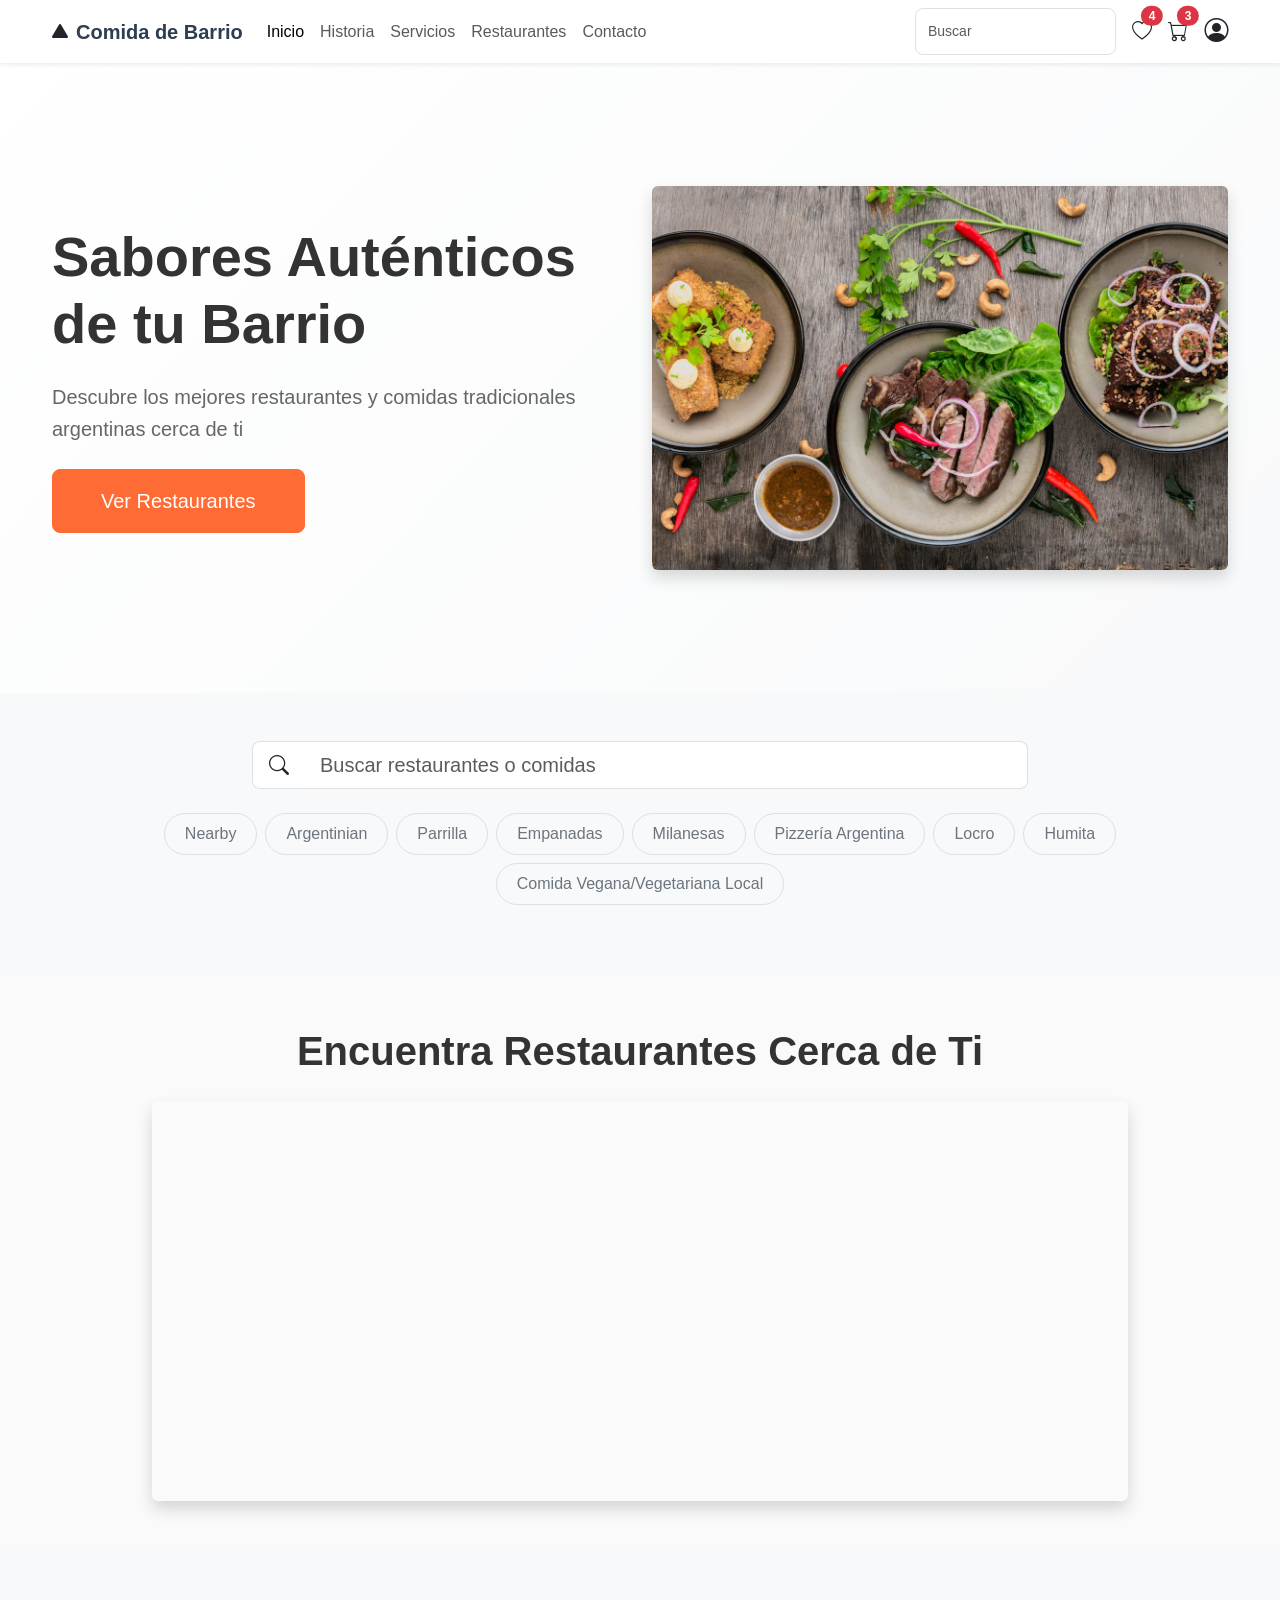
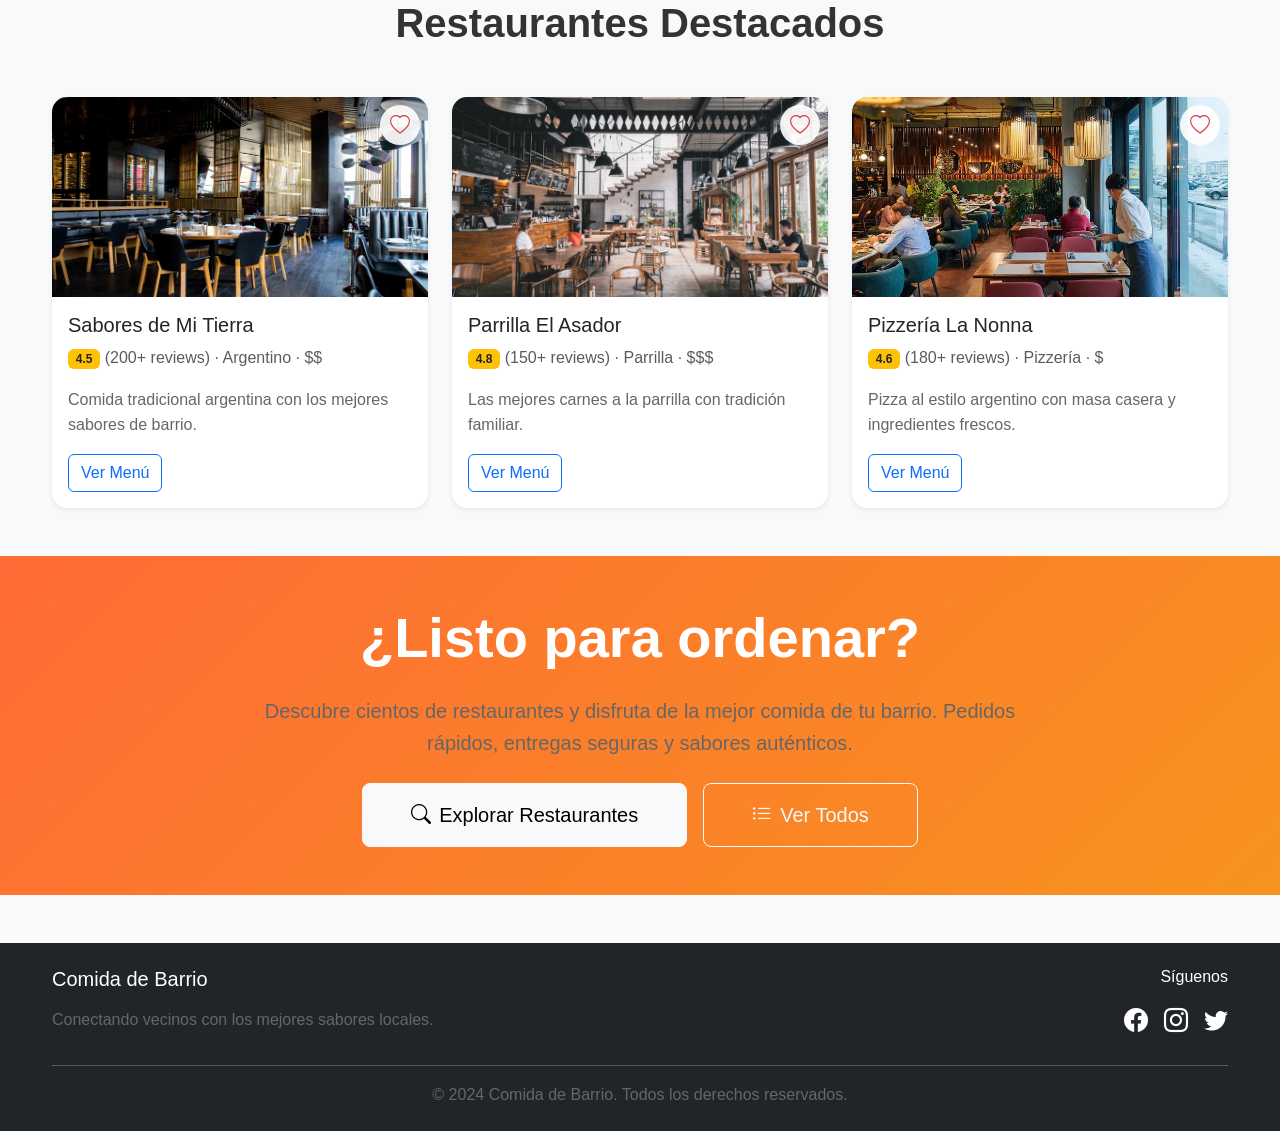
<file: PRYECTO_FACU/proyecto_final/Desarollo/index.html>
<!DOCTYPE html>
<html lang="es">
<head>
  <meta charset="UTF-8">
  <meta name="viewport" content="width=device-width, initial-scale=1.0">
  <meta name="description" content="Comida de Barrio - Descubre los mejores sabores de tu barrio">
  <title>Comida de Barrio - Home</title>
  
  <!-- Bootstrap 5.x CSS -->
  <link href="https://cdn.jsdelivr.net/npm/bootstrap@5.3.2/dist/css/bootstrap.min.css" rel="stylesheet">
  <!-- Bootstrap Icons -->
  <link rel="stylesheet" href="https://cdn.jsdelivr.net/npm/bootstrap-icons@1.11.1/font/bootstrap-icons.css">
  <!-- Custom CSS -->
  <link rel="stylesheet" href="/assets/css/style.css">
</head>
<body>
  <!-- NAVBAR -->
  <nav class="navbar navbar-expand-lg navbar-light bg-white sticky-top shadow-sm" aria-label="Navegación principal">
    <div class="container">
      <a class="navbar-brand fw-bold d-flex align-items-center" href="/">
        <i class="bi bi-triangle-fill me-2 text-dark"></i>
        <span>Comida de Barrio</span>
      </a>
      
      <button class="navbar-toggler" type="button" data-bs-toggle="collapse" data-bs-target="#navbarNav" aria-controls="navbarNav" aria-expanded="false" aria-label="Toggle navigation">
        <span class="navbar-toggler-icon"></span>
      </button>
      
      <div class="collapse navbar-collapse" id="navbarNav">
        <ul class="navbar-nav me-auto mb-2 mb-lg-0">
          <li class="nav-item">
            <a class="nav-link active" aria-current="page" href="/">Inicio</a>
          </li>
          <li class="nav-item">
            <a class="nav-link" href="/secciones/historia.html">Historia</a>
          </li>
          <li class="nav-item">
            <a class="nav-link" href="/secciones/servicios.html">Servicios</a>
          </li>
          <li class="nav-item">
            <a class="nav-link" href="/secciones/restaurantes.html">Restaurantes</a>
          </li>
          <li class="nav-item">
            <a class="nav-link" href="/secciones/contacto.html">Contacto</a>
          </li>
        </ul>
        
        <div class="d-flex align-items-center gap-3">
          <input class="form-control form-control-sm search-box-nav" type="search" placeholder="Buscar" aria-label="Buscar">
          <a href="/secciones/favoritos.html" class="text-dark position-relative" aria-label="Favoritos">
            <i class="bi bi-heart fs-5"></i>
            <span class="position-absolute top-0 start-100 translate-middle badge rounded-pill bg-danger" id="favorites-badge" style="display: none;">0</span>
          </a>
          <a href="/secciones/carrito.html" class="text-dark position-relative" aria-label="Carrito de compras">
            <i class="bi bi-cart fs-5"></i>
            <span class="position-absolute top-0 start-100 translate-middle badge rounded-pill bg-danger" id="cart-badge">0</span>
          </a>
          <a href="/secciones/perfil.html" class="text-dark" aria-label="Perfil de usuario">
            <i class="bi bi-person-circle fs-4"></i>
          </a>
        </div>
      </div>
    </div>
  </nav>

  <!-- BANNER PRINCIPAL -->
  <section class="banner-hero" aria-labelledby="banner-heading">
    <div class="container">
      <div class="row align-items-center min-vh-50">
        <div class="col-lg-6 text-center text-lg-start">
          <h1 id="banner-heading" class="display-4 fw-bold mb-4">Sabores Auténticos de tu Barrio</h1>
          <p class="lead mb-4">Descubre los mejores restaurantes y comidas tradicionales argentinas cerca de ti</p>
          <a href="#featured-heading" class="btn btn-primary btn-lg px-5 py-3" role="button">Ver Restaurantes</a>
        </div>
        <div class="col-lg-6 mt-4 mt-lg-0">
          <img src="/assets/img/banner-home.jpg" alt="Platos tradicionales argentinos" class="img-fluid rounded shadow">
        </div>
      </div>
    </div>
  </section>

  <!-- SEARCH SECTION -->
  <section class="search-section py-5 bg-light" aria-labelledby="search-heading">
    <div class="container">
      <h2 id="search-heading" class="text-center mb-4 visually-hidden">Búsqueda de restaurantes</h2>
      <div class="row justify-content-center">
        <div class="col-lg-8">
          <div class="input-group input-group-lg mb-4">
            <span class="input-group-text bg-white border-end-0"><i class="bi bi-search"></i></span>
            <input type="search" class="form-control border-start-0" placeholder="Buscar restaurantes o comidas" aria-label="Buscar restaurantes">
          </div>
        </div>
      </div>
      
      <div class="tag-container d-flex flex-wrap justify-content-center gap-2 mb-4">
        <button class="btn btn-outline-secondary rounded-pill tag-btn" type="button">Nearby</button>
        <button class="btn btn-outline-secondary rounded-pill tag-btn" type="button">Argentinian</button>
        <button class="btn btn-outline-secondary rounded-pill tag-btn" type="button">Parrilla</button>
        <button class="btn btn-outline-secondary rounded-pill tag-btn" type="button">Empanadas</button>
        <button class="btn btn-outline-secondary rounded-pill tag-btn" type="button">Milanesas</button>
        <button class="btn btn-outline-secondary rounded-pill tag-btn" type="button">Pizzería Argentina</button>
        <button class="btn btn-outline-secondary rounded-pill tag-btn" type="button">Locro</button>
        <button class="btn btn-outline-secondary rounded-pill tag-btn" type="button">Humita</button>
        <button class="btn btn-outline-secondary rounded-pill tag-btn" type="button">Comida Vegana/Vegetariana Local</button>
      </div>
    </div>
  </section>

  <!-- MAP SECTION -->
  <section class="map-section py-5" aria-labelledby="map-heading">
    <div class="container">
      <h2 id="map-heading" class="text-center mb-4">Encuentra Restaurantes Cerca de Ti</h2>
      <div class="row justify-content-center">
        <div class="col-lg-10">
          <div class="map-box rounded shadow">
            <iframe
              width="100%"
              height="400"
              style="border:0"
              loading="lazy"
              allowfullscreen
              referrerpolicy="no-referrer-when-downgrade"
              src="https://www.openstreetmap.org/export/embed.html?bbox=-58.6%2C-34.8%2C-58.5%2C-34.7&layer=mapnik&marker=-34.748,-58.56"
              title="Mapa de restaurantes">
            </iframe>
          </div>
        </div>
      </div>
    </div>
  </section>

  <!-- SECCIÓN DESTACADOS -->
  <section class="featured-section py-5 bg-light" aria-labelledby="featured-heading">
    <div class="container">
      <h2 id="featured-heading" class="text-center mb-5">Restaurantes Destacados</h2>
      <div class="row g-4">
        <article class="col-md-6 col-lg-4">
          <div class="card h-100 shadow-sm restaurant-card">
            <div class="position-relative">
              <img src="/assets/img/restaurante-sabores-mi-tierra.jpg" class="card-img-top" alt="Restaurante Sabores de Mi Tierra" style="height: 200px; object-fit: cover;">
              <button class="btn btn-sm position-absolute top-0 end-0 m-2 favorite-btn" 
                      data-restaurant="Sabores de Mi Tierra" 
                      data-restaurant-id="sabores-mi-tierra"
                      aria-label="Agregar a favoritos">
                <i class="bi bi-heart"></i>
              </button>
            </div>
            <div class="card-body">
              <h3 class="card-title h5">Sabores de Mi Tierra</h3>
              <p class="card-text">
                <span class="badge bg-warning text-dark">4.5</span>
                <span class="text-muted">(200+ reviews)</span>
                <span class="text-muted">· Argentino · $$</span>
              </p>
              <p class="card-text">Comida tradicional argentina con los mejores sabores de barrio.</p>
              <a href="/secciones/menu.html?restaurant=sabores-mi-tierra" class="btn btn-outline-primary">Ver Menú</a>
            </div>
          </div>
        </article>
        
        <article class="col-md-6 col-lg-4">
          <div class="card h-100 shadow-sm restaurant-card">
            <div class="position-relative">
              <img src="/assets/img/restaurante-parrilla-asador.jpg" class="card-img-top" alt="Parrilla El Asador" style="height: 200px; object-fit: cover;">
              <button class="btn btn-sm position-absolute top-0 end-0 m-2 favorite-btn" 
                      data-restaurant="Parrilla El Asador" 
                      data-restaurant-id="parrilla-asador"
                      aria-label="Agregar a favoritos">
                <i class="bi bi-heart"></i>
              </button>
            </div>
            <div class="card-body">
              <h3 class="card-title h5">Parrilla El Asador</h3>
              <p class="card-text">
                <span class="badge bg-warning text-dark">4.8</span>
                <span class="text-muted">(150+ reviews)</span>
                <span class="text-muted">· Parrilla · $$$</span>
              </p>
              <p class="card-text">Las mejores carnes a la parrilla con tradición familiar.</p>
              <a href="/secciones/menu.html?restaurant=parrilla-asador" class="btn btn-outline-primary">Ver Menú</a>
            </div>
          </div>
        </article>
        
        <article class="col-md-6 col-lg-4">
          <div class="card h-100 shadow-sm restaurant-card">
            <div class="position-relative">
              <img src="/assets/img/restaurante-pizzeria-nonna.jpg" class="card-img-top" alt="Pizzería La Nonna" style="height: 200px; object-fit: cover;">
              <button class="btn btn-sm position-absolute top-0 end-0 m-2 favorite-btn" 
                      data-restaurant="Pizzería La Nonna" 
                      data-restaurant-id="pizzeria-nonna"
                      aria-label="Agregar a favoritos">
                <i class="bi bi-heart"></i>
              </button>
            </div>
            <div class="card-body">
              <h3 class="card-title h5">Pizzería La Nonna</h3>
              <p class="card-text">
                <span class="badge bg-warning text-dark">4.6</span>
                <span class="text-muted">(180+ reviews)</span>
                <span class="text-muted">· Pizzería · $</span>
              </p>
              <p class="card-text">Pizza al estilo argentino con masa casera y ingredientes frescos.</p>
              <a href="/secciones/menu.html?restaurant=pizzeria-nonna" class="btn btn-outline-primary">Ver Menú</a>
            </div>
          </div>
        </article>
      </div>
    </div>
  </section>

  <!-- CALL TO ACTION -->
  <section class="cta-section py-5 text-white" aria-labelledby="cta-heading">
    <div class="container text-center">
      <div class="row justify-content-center">
        <div class="col-lg-8">
          <h2 id="cta-heading" class="display-4 fw-bold mb-4">¿Listo para ordenar?</h2>
          <p class="lead mb-4 fs-5">Descubre cientos de restaurantes y disfruta de la mejor comida de tu barrio. Pedidos rápidos, entregas seguras y sabores auténticos.</p>
          <div class="d-flex flex-column flex-md-row gap-3 justify-content-center">
            <a href="#featured-heading" class="btn btn-light btn-lg px-5 py-3" role="button">
              <i class="bi bi-search me-2"></i>Explorar Restaurantes
            </a>
            <a href="/secciones/restaurantes.html" class="btn btn-outline-light btn-lg px-5 py-3" role="button">
              <i class="bi bi-list-ul me-2"></i>Ver Todos
            </a>
          </div>
        </div>
      </div>
    </div>
  </section>

  <!-- FOOTER -->
  <footer class="bg-dark text-white py-4 mt-5">
    <div class="container">
      <div class="row">
        <div class="col-md-6">
          <h3 class="h5 mb-3">Comida de Barrio</h3>
          <p>Conectando vecinos con los mejores sabores locales.</p>
        </div>
        <div class="col-md-6 text-md-end">
          <h4 class="h6 mb-3">Síguenos</h4>
          <div class="d-flex gap-3 justify-content-md-end">
            <a href="#" class="text-white" aria-label="Facebook"><i class="bi bi-facebook fs-4"></i></a>
            <a href="#" class="text-white" aria-label="Instagram"><i class="bi bi-instagram fs-4"></i></a>
            <a href="#" class="text-white" aria-label="Twitter"><i class="bi bi-twitter fs-4"></i></a>
          </div>
        </div>
      </div>
      <hr class="my-3">
      <div class="text-center">
        <p class="mb-0">&copy; 2024 Comida de Barrio. Todos los derechos reservados.</p>
      </div>
    </div>
  </footer>

  <!-- Bootstrap 5.x JS -->
  <script src="https://cdn.jsdelivr.net/npm/bootstrap@5.3.2/dist/js/bootstrap.bundle.min.js"></script>
  <!-- Custom JS -->
  <script src="/assets/js/main.js"></script>
</body>
</html>
</file>
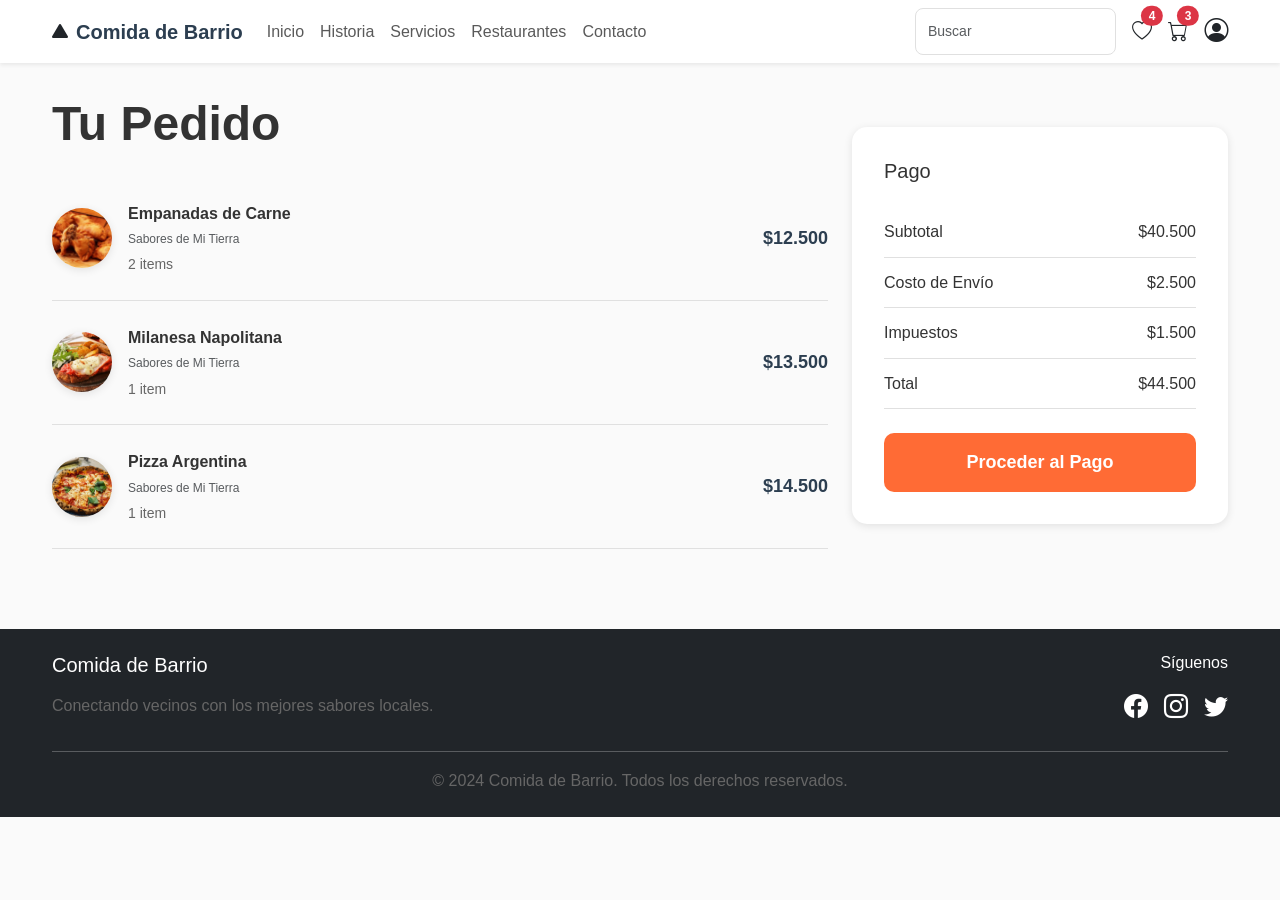
<file: secciones/carrito.html>
<!DOCTYPE html>
<html lang="es">
<head>
  <meta charset="UTF-8">
  <meta name="viewport" content="width=device-width, initial-scale=1.0">
  <meta name="description" content="Tu pedido - Comida de Barrio">
  <title>Tu Pedido | Comida de Barrio</title>
  
  <!-- Bootstrap 5.x CSS -->
  <link href="https://cdn.jsdelivr.net/npm/bootstrap@5.3.2/dist/css/bootstrap.min.css" rel="stylesheet">
  <!-- Bootstrap Icons -->
  <link rel="stylesheet" href="https://cdn.jsdelivr.net/npm/bootstrap-icons@1.11.1/font/bootstrap-icons.css">
  <!-- Custom CSS -->
  <link rel="stylesheet" href="/assets/css/style.css">
</head>
<body>
  <!-- NAVBAR -->
  <nav class="navbar navbar-expand-lg navbar-light bg-white sticky-top shadow-sm" aria-label="Navegación principal">
    <div class="container">
      <a class="navbar-brand fw-bold d-flex align-items-center" href="/">
        <i class="bi bi-triangle-fill me-2 text-dark"></i>
        <span>Comida de Barrio</span>
      </a>
      
      <button class="navbar-toggler" type="button" data-bs-toggle="collapse" data-bs-target="#navbarNav" aria-controls="navbarNav" aria-expanded="false" aria-label="Toggle navigation">
        <span class="navbar-toggler-icon"></span>
      </button>
      
      <div class="collapse navbar-collapse" id="navbarNav">
        <ul class="navbar-nav me-auto mb-2 mb-lg-0">
          <li class="nav-item">
            <a class="nav-link" href="/">Inicio</a>
          </li>
          <li class="nav-item">
            <a class="nav-link" href="/secciones/historia.html">Historia</a>
          </li>
          <li class="nav-item">
            <a class="nav-link" href="/secciones/servicios.html">Servicios</a>
          </li>
          <li class="nav-item">
            <a class="nav-link" href="/secciones/restaurantes.html">Restaurantes</a>
          </li>
          <li class="nav-item">
            <a class="nav-link" href="/secciones/contacto.html">Contacto</a>
          </li>
        </ul>
        
        <div class="d-flex align-items-center gap-3">
          <input class="form-control form-control-sm search-box-nav" type="search" placeholder="Buscar" aria-label="Buscar">
          <a href="/secciones/favoritos.html" class="text-dark position-relative" aria-label="Favoritos">
            <i class="bi bi-heart fs-5"></i>
            <span class="position-absolute top-0 start-100 translate-middle badge rounded-pill bg-danger" id="favorites-badge" style="display: none;">0</span>
          </a>
          <a href="/secciones/carrito.html" class="text-dark position-relative" aria-label="Carrito de compras">
            <i class="bi bi-cart fs-5"></i>
            <span class="position-absolute top-0 start-100 translate-middle badge rounded-pill bg-danger" id="cart-badge">0</span>
          </a>
          <a href="/secciones/perfil.html" class="text-dark" aria-label="Perfil de usuario">
            <i class="bi bi-person-circle fs-4"></i>
          </a>
        </div>
      </div>
    </div>
  </nav>

  <!-- CART CONTENT -->
  <main class="cart-section">
    <div class="container">
      <div class="row">
        <div class="col-lg-8">
          <h1 class="mb-4">Tu Pedido</h1>
          
          <!-- ORDER ITEMS -->
          <section aria-labelledby="order-items-heading">
            <h2 id="order-items-heading" class="visually-hidden">Items del pedido</h2>
            
            <!-- Empanadas -->
            <article class="order-item">
              <img src="/assets/img/empanadas-carne.jpg" 
                   alt="Empanadas de Carne" 
                   class="order-item-image">
              <div class="order-item-info">
                <div class="order-item-name">Empanadas de Carne</div>
                <div class="order-item-restaurant text-muted small">Sabores de Mi Tierra</div>
                <div class="order-item-quantity">2 items</div>
              </div>
              <div class="order-item-price">$12.500</div>
            </article>
            
            <!-- Milanesa -->
            <article class="order-item">
              <img src="/assets/img/milanesa-napolitana.jpg" 
                   alt="Milanesa Napolitana" 
                   class="order-item-image">
              <div class="order-item-info">
                <div class="order-item-name">Milanesa Napolitana</div>
                <div class="order-item-restaurant text-muted small">Sabores de Mi Tierra</div>
                <div class="order-item-quantity">1 item</div>
              </div>
              <div class="order-item-price">$13.500</div>
            </article>
            
            <!-- Pizza -->
            <article class="order-item">
              <img src="/assets/img/pizza-argentina.jpg" 
                   alt="Pizza Argentina" 
                   class="order-item-image">
              <div class="order-item-info">
                <div class="order-item-name">Pizza Argentina</div>
                <div class="order-item-restaurant text-muted small">Sabores de Mi Tierra</div>
                <div class="order-item-quantity">1 item</div>
              </div>
              <div class="order-item-price">$14.500</div>
            </article>
          </section>
        </div>
        
        <!-- PAYMENT SUMMARY -->
        <div class="col-lg-4">
          <div class="payment-summary">
            <h2 class="h4 mb-4">Pago</h2>
            
            <div class="payment-line">
              <span>Subtotal</span>
              <span>$40.500</span>
            </div>
            
            <div class="payment-line">
              <span>Costo de Envío</span>
              <span>$2.500</span>
            </div>
            
            <div class="payment-line">
              <span>Impuestos</span>
              <span>$1.500</span>
            </div>
            
            <div class="payment-line">
              <span>Total</span>
              <span>$44.500</span>
            </div>
            
            <button class="btn checkout-btn" onclick="proceedToCheckout()">Proceder al Pago</button>
          </div>
        </div>
      </div>
    </div>
  </main>

  <!-- FOOTER -->
  <footer class="bg-dark text-white py-4 mt-5">
    <div class="container">
      <div class="row">
        <div class="col-md-6">
          <h3 class="h5 mb-3">Comida de Barrio</h3>
          <p>Conectando vecinos con los mejores sabores locales.</p>
        </div>
        <div class="col-md-6 text-md-end">
          <h4 class="h6 mb-3">Síguenos</h4>
          <div class="d-flex gap-3 justify-content-md-end">
            <a href="#" class="text-white" aria-label="Facebook"><i class="bi bi-facebook fs-4"></i></a>
            <a href="#" class="text-white" aria-label="Instagram"><i class="bi bi-instagram fs-4"></i></a>
            <a href="#" class="text-white" aria-label="Twitter"><i class="bi bi-twitter fs-4"></i></a>
          </div>
        </div>
      </div>
      <hr class="my-3">
      <div class="text-center">
        <p class="mb-0">&copy; 2024 Comida de Barrio. Todos los derechos reservados.</p>
      </div>
    </div>
  </footer>

  <!-- Bootstrap 5.x JS -->
  <script src="https://cdn.jsdelivr.net/npm/bootstrap@5.3.2/dist/js/bootstrap.bundle.min.js"></script>
  <!-- Custom JS -->
  <script src="/assets/js/main.js"></script>
</body>
</html>
</file>
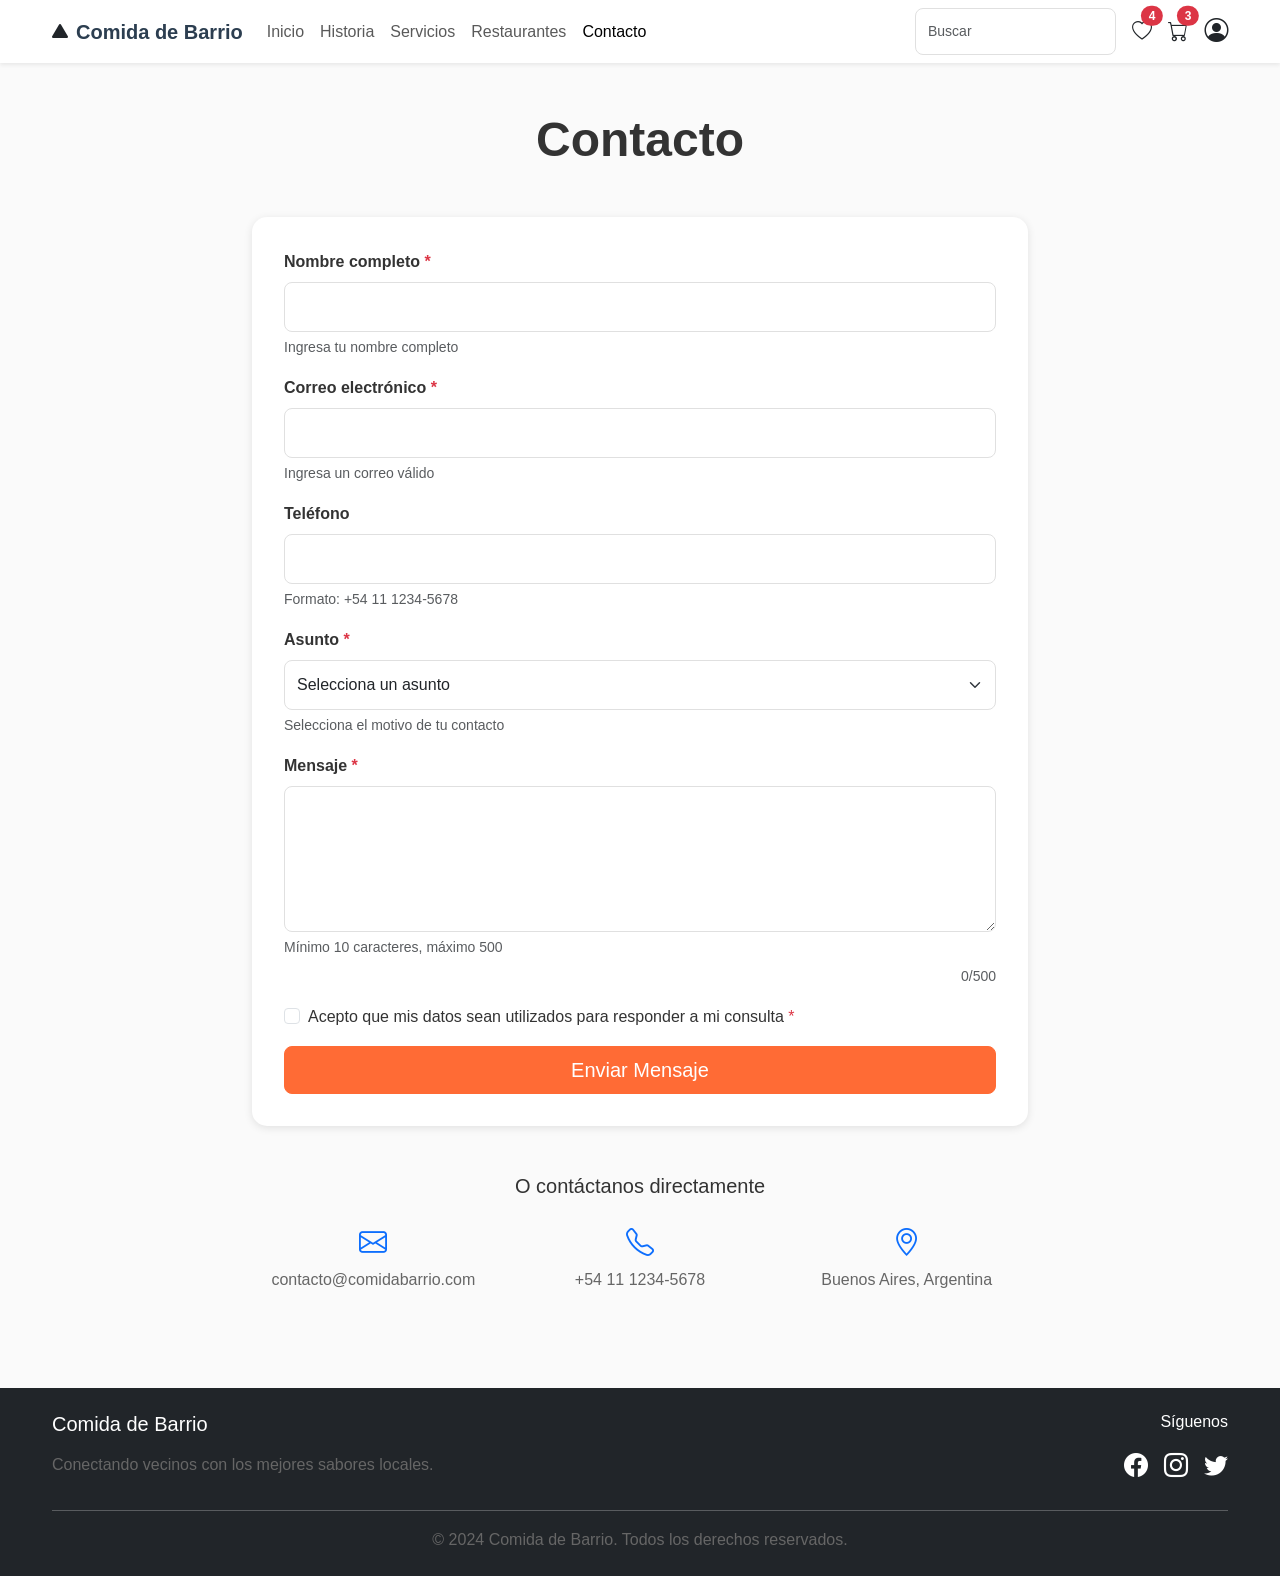
<file: secciones/contacto.html>
<!DOCTYPE html>
<html lang="es">
<head>
  <meta charset="UTF-8">
  <meta name="viewport" content="width=device-width, initial-scale=1.0">
  <meta name="description" content="Contacta con Comida de Barrio - Estamos aquí para ayudarte">
  <title>Contacto | Comida de Barrio</title>
  
  <!-- Bootstrap 5.x CSS -->
  <link href="https://cdn.jsdelivr.net/npm/bootstrap@5.3.2/dist/css/bootstrap.min.css" rel="stylesheet">
  <!-- Bootstrap Icons -->
  <link rel="stylesheet" href="https://cdn.jsdelivr.net/npm/bootstrap-icons@1.11.1/font/bootstrap-icons.css">
  <!-- Custom CSS -->
  <link rel="stylesheet" href="/assets/css/style.css">
</head>
<body>
  <!-- NAVBAR -->
  <nav class="navbar navbar-expand-lg navbar-light bg-white sticky-top shadow-sm" aria-label="Navegación principal">
    <div class="container">
      <a class="navbar-brand fw-bold d-flex align-items-center" href="/">
        <i class="bi bi-triangle-fill me-2 text-dark"></i>
        <span>Comida de Barrio</span>
      </a>
      
      <button class="navbar-toggler" type="button" data-bs-toggle="collapse" data-bs-target="#navbarNav" aria-controls="navbarNav" aria-expanded="false" aria-label="Toggle navigation">
        <span class="navbar-toggler-icon"></span>
      </button>
      
      <div class="collapse navbar-collapse" id="navbarNav">
        <ul class="navbar-nav me-auto mb-2 mb-lg-0">
          <li class="nav-item">
            <a class="nav-link" href="/">Inicio</a>
          </li>
          <li class="nav-item">
            <a class="nav-link" href="/secciones/historia.html">Historia</a>
          </li>
          <li class="nav-item">
            <a class="nav-link" href="/secciones/servicios.html">Servicios</a>
          </li>
          <li class="nav-item">
            <a class="nav-link" href="/secciones/restaurantes.html">Restaurantes</a>
          </li>
          <li class="nav-item">
            <a class="nav-link active" aria-current="page" href="/secciones/contacto.html">Contacto</a>
          </li>
        </ul>
        
        <div class="d-flex align-items-center gap-3">
          <input class="form-control form-control-sm search-box-nav" type="search" placeholder="Buscar" aria-label="Buscar">
          <a href="/secciones/favoritos.html" class="text-dark position-relative" aria-label="Favoritos">
            <i class="bi bi-heart fs-5"></i>
            <span class="position-absolute top-0 start-100 translate-middle badge rounded-pill bg-danger" id="favorites-badge" style="display: none;">0</span>
          </a>
          <a href="/secciones/carrito.html" class="text-dark position-relative" aria-label="Carrito de compras">
            <i class="bi bi-cart fs-5"></i>
            <span class="position-absolute top-0 start-100 translate-middle badge rounded-pill bg-danger" id="cart-badge">0</span>
          </a>
          <a href="/secciones/perfil.html" class="text-dark" aria-label="Perfil de usuario">
            <i class="bi bi-person-circle fs-4"></i>
          </a>
        </div>
      </div>
    </div>
  </nav>

  <!-- CONTACT SECTION -->
  <main class="contact-section">
    <div class="container">
      <div class="row justify-content-center">
        <div class="col-lg-8">
          <h1 class="text-center mb-5">Contacto</h1>
          
          <div class="contact-form">
            <form id="contactForm" novalidate>
              <!-- Nombre -->
              <div class="mb-3">
                <label for="nombre" class="form-label">Nombre completo <span class="text-danger">*</span></label>
                <input type="text" 
                       class="form-control" 
                       id="nombre" 
                       name="nombre" 
                       required
                       aria-describedby="nombreHelp nombreError"
                       aria-invalid="false">
                <div id="nombreHelp" class="form-text">Ingresa tu nombre completo</div>
                <div id="nombreError" class="invalid-feedback"></div>
              </div>
              
              <!-- Email -->
              <div class="mb-3">
                <label for="email" class="form-label">Correo electrónico <span class="text-danger">*</span></label>
                <input type="email" 
                       class="form-control" 
                       id="email" 
                       name="email" 
                       required
                       aria-describedby="emailHelp emailError"
                       aria-invalid="false">
                <div id="emailHelp" class="form-text">Ingresa un correo válido</div>
                <div id="emailError" class="invalid-feedback"></div>
              </div>
              
              <!-- Teléfono -->
              <div class="mb-3">
                <label for="telefono" class="form-label">Teléfono</label>
                <input type="tel" 
                       class="form-control" 
                       id="telefono" 
                       name="telefono"
                       pattern="[0-9+\-\s()]+"
                       aria-describedby="telefonoHelp telefonoError">
                <div id="telefonoHelp" class="form-text">Formato: +54 11 1234-5678</div>
                <div id="telefonoError" class="invalid-feedback"></div>
              </div>
              
              <!-- Asunto -->
              <div class="mb-3">
                <label for="asunto" class="form-label">Asunto <span class="text-danger">*</span></label>
                <select class="form-select" 
                        id="asunto" 
                        name="asunto" 
                        required
                        aria-describedby="asuntoHelp asuntoError"
                        aria-invalid="false">
                  <option value="">Selecciona un asunto</option>
                  <option value="consulta">Consulta general</option>
                  <option value="pedido">Consulta sobre pedido</option>
                  <option value="restaurante">Registrar restaurante</option>
                  <option value="soporte">Soporte técnico</option>
                  <option value="otro">Otro</option>
                </select>
                <div id="asuntoHelp" class="form-text">Selecciona el motivo de tu contacto</div>
                <div id="asuntoError" class="invalid-feedback"></div>
              </div>
              
              <!-- Mensaje -->
              <div class="mb-3">
                <label for="mensaje" class="form-label">Mensaje <span class="text-danger">*</span></label>
                <textarea class="form-control" 
                          id="mensaje" 
                          name="mensaje" 
                          rows="5" 
                          required
                          minlength="10"
                          maxlength="500"
                          aria-describedby="mensajeHelp mensajeError"
                          aria-invalid="false"></textarea>
                <div id="mensajeHelp" class="form-text">Mínimo 10 caracteres, máximo 500</div>
                <div id="mensajeError" class="invalid-feedback"></div>
                <div class="text-end">
                  <small class="text-muted"><span id="charCount">0</span>/500</small>
                </div>
              </div>
              
              <!-- Checkbox consentimiento -->
              <div class="mb-3 form-check">
                <input type="checkbox" 
                       class="form-check-input" 
                       id="consentimiento" 
                       name="consentimiento" 
                       required
                       aria-describedby="consentimientoError"
                       aria-invalid="false">
                <label class="form-check-label" for="consentimiento">
                  Acepto que mis datos sean utilizados para responder a mi consulta <span class="text-danger">*</span>
                </label>
                <div id="consentimientoError" class="invalid-feedback"></div>
              </div>
              
              <!-- Submit Button -->
              <div class="d-grid">
                <button type="submit" class="btn btn-primary btn-lg">Enviar Mensaje</button>
              </div>
              
              <!-- Success Message -->
              <div id="successMessage" class="alert alert-success mt-3 d-none" role="alert">
                <i class="bi bi-check-circle me-2"></i>
                ¡Mensaje enviado correctamente! Nos pondremos en contacto contigo pronto.
              </div>
            </form>
          </div>
          
          <!-- Contact Information -->
          <div class="mt-5 text-center">
            <h2 class="h4 mb-4">O contáctanos directamente</h2>
            <div class="row g-4">
              <div class="col-md-4">
                <i class="bi bi-envelope fs-3 text-primary mb-2"></i>
                <p class="mb-0">contacto@comidabarrio.com</p>
              </div>
              <div class="col-md-4">
                <i class="bi bi-telephone fs-3 text-primary mb-2"></i>
                <p class="mb-0">+54 11 1234-5678</p>
              </div>
              <div class="col-md-4">
                <i class="bi bi-geo-alt fs-3 text-primary mb-2"></i>
                <p class="mb-0">Buenos Aires, Argentina</p>
              </div>
            </div>
          </div>
        </div>
      </div>
    </div>
  </main>

  <!-- FOOTER -->
  <footer class="bg-dark text-white py-4 mt-5">
    <div class="container">
      <div class="row">
        <div class="col-md-6">
          <h3 class="h5 mb-3">Comida de Barrio</h3>
          <p>Conectando vecinos con los mejores sabores locales.</p>
        </div>
        <div class="col-md-6 text-md-end">
          <h4 class="h6 mb-3">Síguenos</h4>
          <div class="d-flex gap-3 justify-content-md-end">
            <a href="#" class="text-white" aria-label="Facebook"><i class="bi bi-facebook fs-4"></i></a>
            <a href="#" class="text-white" aria-label="Instagram"><i class="bi bi-instagram fs-4"></i></a>
            <a href="#" class="text-white" aria-label="Twitter"><i class="bi bi-twitter fs-4"></i></a>
          </div>
        </div>
      </div>
      <hr class="my-3">
      <div class="text-center">
        <p class="mb-0">&copy; 2024 Comida de Barrio. Todos los derechos reservados.</p>
      </div>
    </div>
  </footer>

  <!-- Bootstrap 5.x JS -->
  <script src="https://cdn.jsdelivr.net/npm/bootstrap@5.3.2/dist/js/bootstrap.bundle.min.js"></script>
  <!-- Custom JS -->
  <script src="/assets/js/main.js"></script>
  <script src="/assets/js/contact-validation.js"></script>
</body>
</html>
</file>
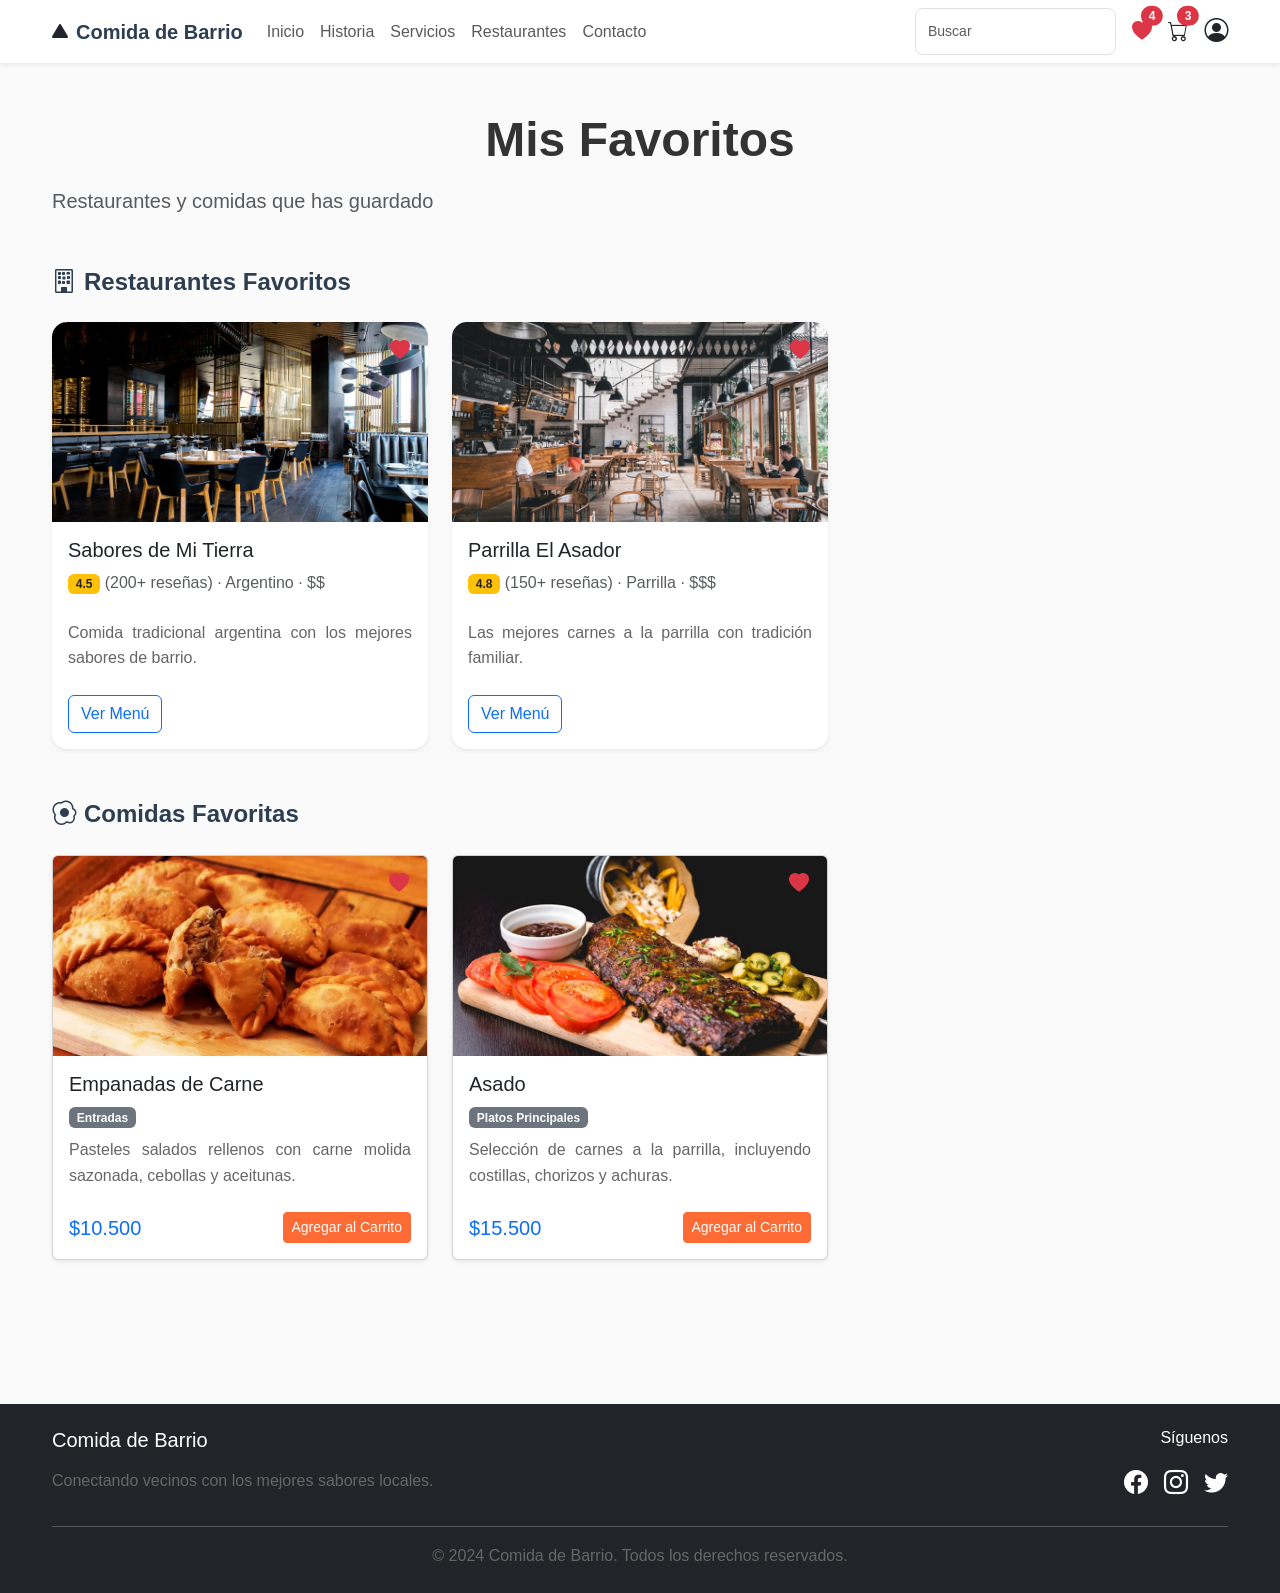
<file: secciones/favoritos.html>
<!DOCTYPE html>
<html lang="es">
<head>
  <meta charset="UTF-8">
  <meta name="viewport" content="width=device-width, initial-scale=1.0">
  <meta name="description" content="Tus restaurantes y comidas favoritas - Comida de Barrio">
  <title>Favoritos | Comida de Barrio</title>
  
  <!-- Bootstrap 5.x CSS -->
  <link href="https://cdn.jsdelivr.net/npm/bootstrap@5.3.2/dist/css/bootstrap.min.css" rel="stylesheet">
  <!-- Bootstrap Icons -->
  <link rel="stylesheet" href="https://cdn.jsdelivr.net/npm/bootstrap-icons@1.11.1/font/bootstrap-icons.css">
  <!-- Custom CSS -->
  <link rel="stylesheet" href="/assets/css/style.css">
</head>
<body>
  <!-- NAVBAR -->
  <nav class="navbar navbar-expand-lg navbar-light bg-white sticky-top shadow-sm" aria-label="Navegación principal">
    <div class="container">
      <a class="navbar-brand fw-bold d-flex align-items-center" href="/">
        <i class="bi bi-triangle-fill me-2 text-dark"></i>
        <span>Comida de Barrio</span>
      </a>
      
      <button class="navbar-toggler" type="button" data-bs-toggle="collapse" data-bs-target="#navbarNav" aria-controls="navbarNav" aria-expanded="false" aria-label="Toggle navigation">
        <span class="navbar-toggler-icon"></span>
      </button>
      
      <div class="collapse navbar-collapse" id="navbarNav">
        <ul class="navbar-nav me-auto mb-2 mb-lg-0">
          <li class="nav-item">
            <a class="nav-link" href="/">Inicio</a>
          </li>
          <li class="nav-item">
            <a class="nav-link" href="/secciones/historia.html">Historia</a>
          </li>
          <li class="nav-item">
            <a class="nav-link" href="/secciones/servicios.html">Servicios</a>
          </li>
          <li class="nav-item">
            <a class="nav-link" href="/secciones/restaurantes.html">Restaurantes</a>
          </li>
          <li class="nav-item">
            <a class="nav-link" href="/secciones/contacto.html">Contacto</a>
          </li>
        </ul>
        
        <div class="d-flex align-items-center gap-3">
          <input class="form-control form-control-sm search-box-nav" type="search" placeholder="Buscar" aria-label="Buscar">
          <a href="/secciones/favoritos.html" class="text-dark position-relative" aria-label="Favoritos">
            <i class="bi bi-heart-fill fs-5 text-danger"></i>
            <span class="position-absolute top-0 start-100 translate-middle badge rounded-pill bg-danger" id="favorites-badge" style="display: none;">0</span>
          </a>
          <a href="/secciones/carrito.html" class="text-dark position-relative" aria-label="Carrito de compras">
            <i class="bi bi-cart fs-5"></i>
            <span class="position-absolute top-0 start-100 translate-middle badge rounded-pill bg-danger" id="cart-badge">0</span>
          </a>
          <a href="/secciones/perfil.html" class="text-dark" aria-label="Perfil de usuario">
            <i class="bi bi-person-circle fs-4"></i>
          </a>
        </div>
      </div>
    </div>
  </nav>

  <!-- FAVORITES CONTENT -->
  <main class="content-section">
    <div class="container">
      <header class="text-center mb-5">
        <h1>Mis Favoritos</h1>
        <p class="lead text-muted">Restaurantes y comidas que has guardado</p>
      </header>
      
      <!-- RESTAURANTES FAVORITOS -->
      <section aria-labelledby="restaurants-heading" class="mb-5">
        <h2 id="restaurants-heading" class="h3 mb-4">
          <i class="bi bi-building me-2"></i>Restaurantes Favoritos
        </h2>
        <div id="favorite-restaurants" class="row g-4">
          <!-- Los restaurantes se cargarán dinámicamente -->
        </div>
        <div id="no-restaurants" class="text-center py-5 d-none">
          <i class="bi bi-building fs-1 text-muted mb-3"></i>
          <p class="text-muted">No tienes restaurantes favoritos aún</p>
          <a href="/" class="btn btn-primary">Explorar Restaurantes</a>
        </div>
      </section>
      
      <!-- COMIDAS FAVORITAS -->
      <section aria-labelledby="items-heading" class="mb-5">
        <h2 id="items-heading" class="h3 mb-4">
          <i class="bi bi-egg-fried me-2"></i>Comidas Favoritas
        </h2>
        <div id="favorite-items" class="row g-4">
          <!-- Los items se cargarán dinámicamente -->
        </div>
        <div id="no-items" class="text-center py-5 d-none">
          <i class="bi bi-egg-fried fs-1 text-muted mb-3"></i>
          <p class="text-muted">No tienes comidas favoritas aún</p>
          <a href="/secciones/menu.html" class="btn btn-primary">Ver Menú</a>
        </div>
      </section>
    </div>
  </main>

  <!-- FOOTER -->
  <footer class="bg-dark text-white py-4 mt-5">
    <div class="container">
      <div class="row">
        <div class="col-md-6">
          <h3 class="h5 mb-3">Comida de Barrio</h3>
          <p>Conectando vecinos con los mejores sabores locales.</p>
        </div>
        <div class="col-md-6 text-md-end">
          <h4 class="h6 mb-3">Síguenos</h4>
          <div class="d-flex gap-3 justify-content-md-end">
            <a href="#" class="text-white" aria-label="Facebook"><i class="bi bi-facebook fs-4"></i></a>
            <a href="#" class="text-white" aria-label="Instagram"><i class="bi bi-instagram fs-4"></i></a>
            <a href="#" class="text-white" aria-label="Twitter"><i class="bi bi-twitter fs-4"></i></a>
          </div>
        </div>
      </div>
      <hr class="my-3">
      <div class="text-center">
        <p class="mb-0">&copy; 2024 Comida de Barrio. Todos los derechos reservados.</p>
      </div>
    </div>
  </footer>

  <!-- Bootstrap 5.x JS -->
  <script src="https://cdn.jsdelivr.net/npm/bootstrap@5.3.2/dist/js/bootstrap.bundle.min.js"></script>
  <!-- Custom JS -->
  <script src="/assets/js/main.js"></script>
  <script src="/assets/js/favoritos.js"></script>
</body>
</html>
</file>
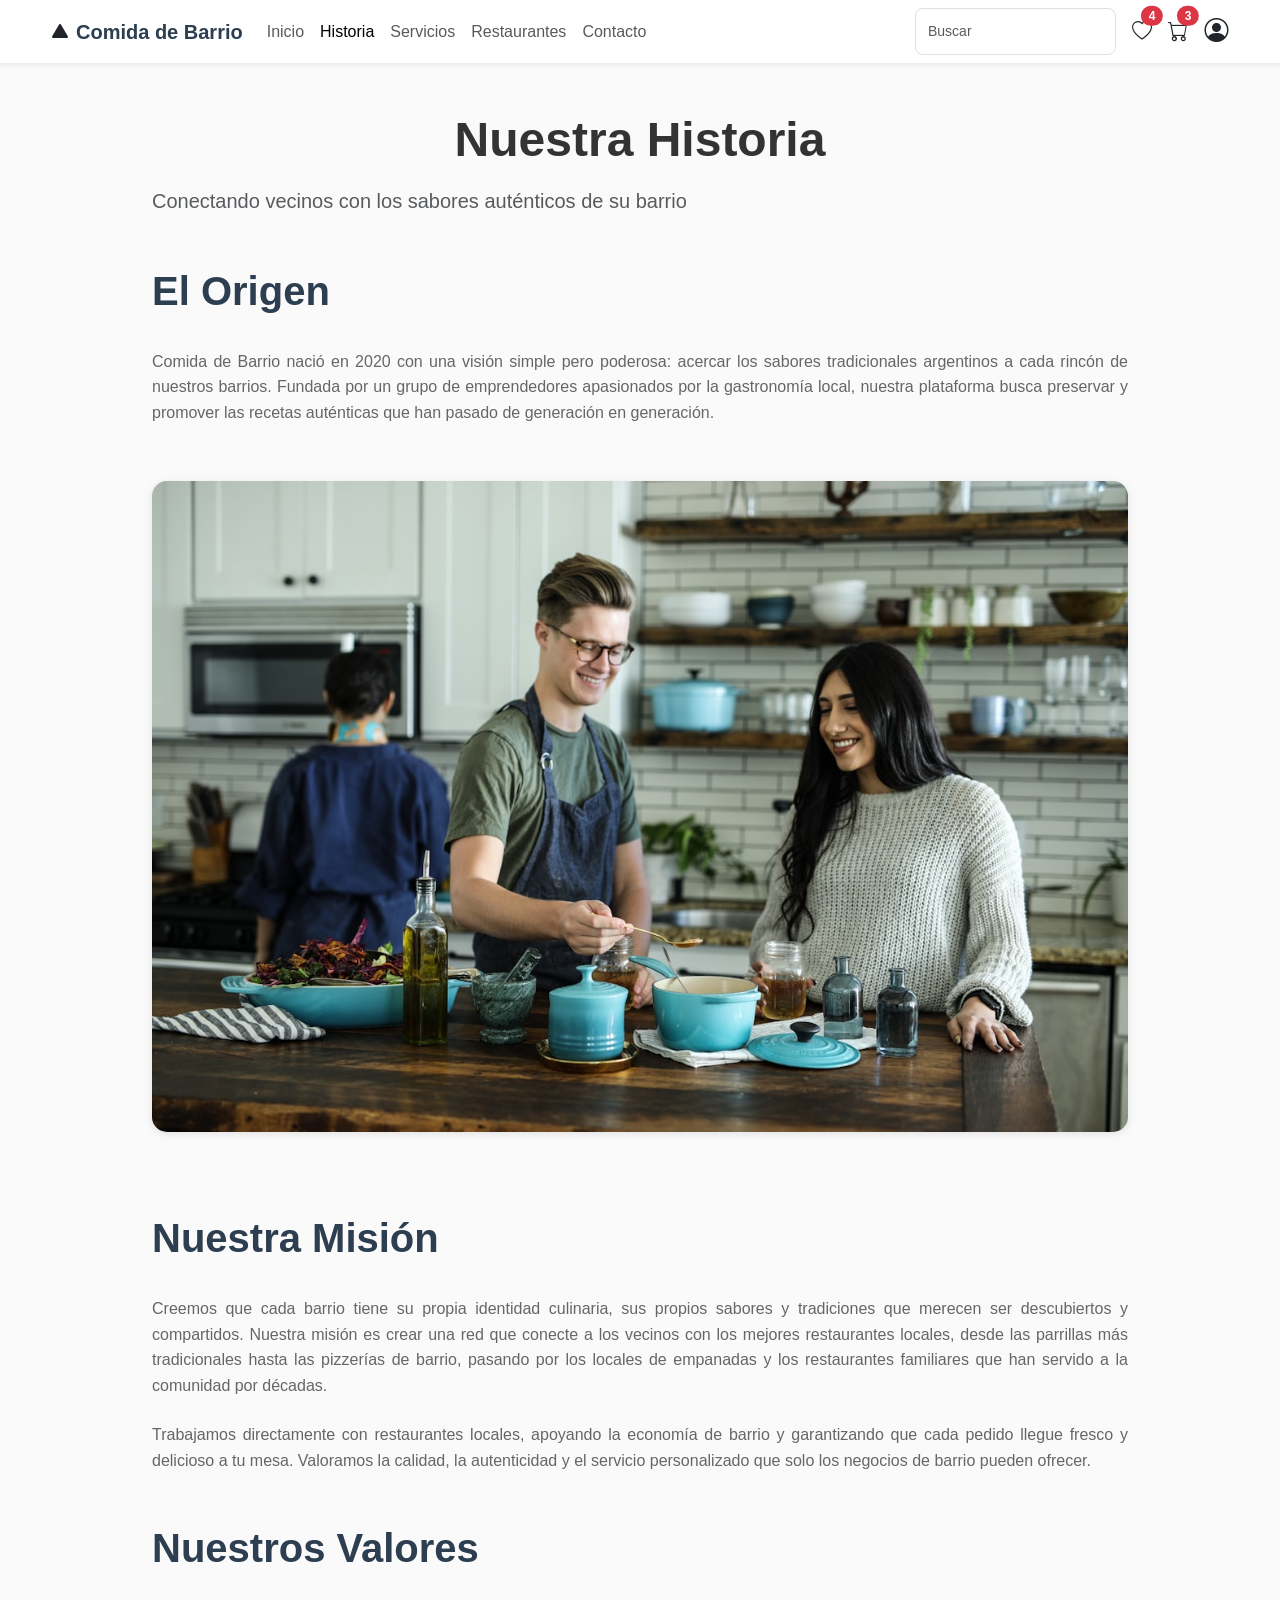
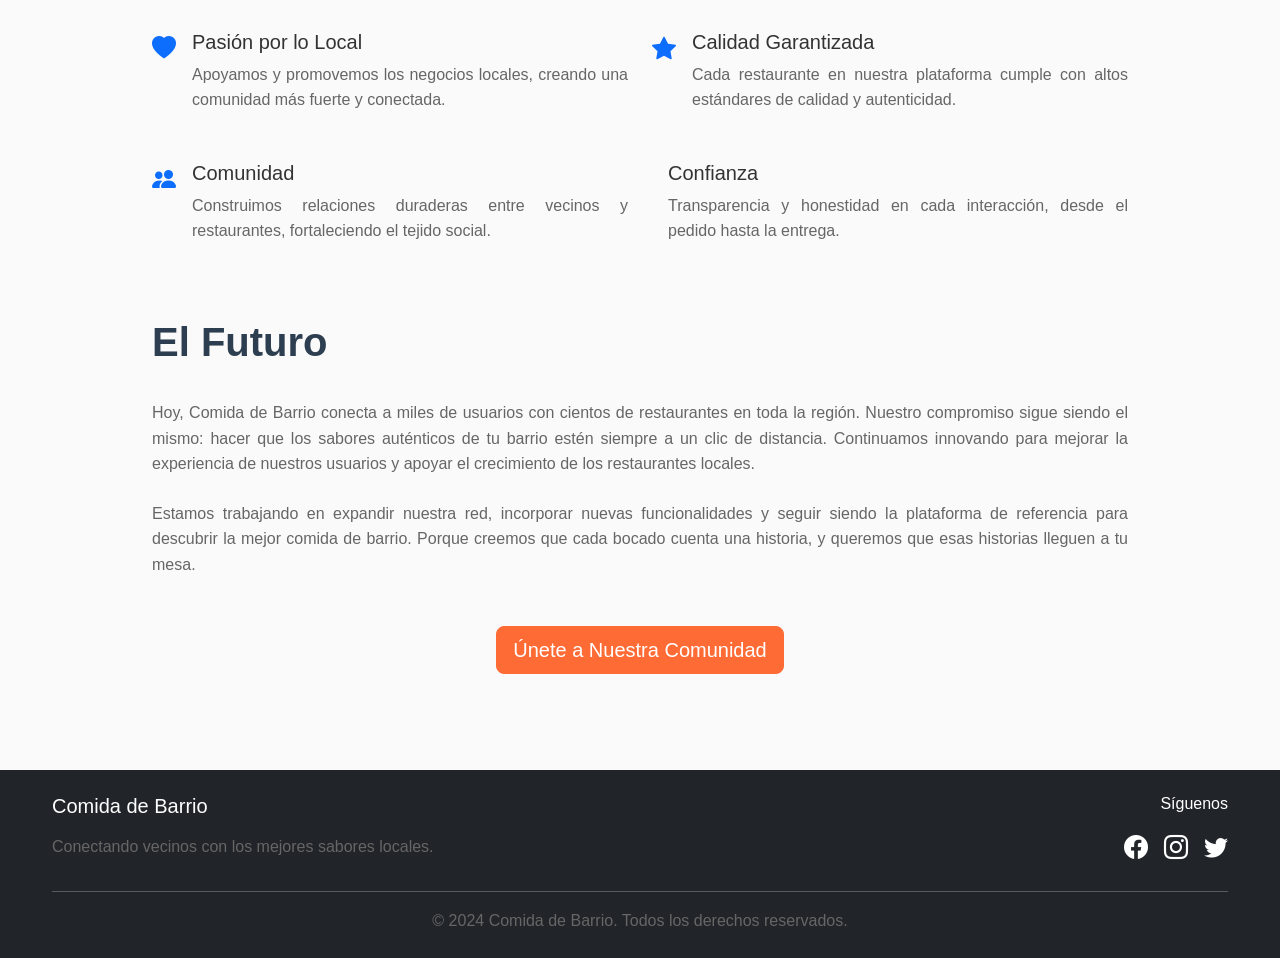
<file: secciones/historia.html>
<!DOCTYPE html>
<html lang="es">
<head>
  <meta charset="UTF-8">
  <meta name="viewport" content="width=device-width, initial-scale=1.0">
  <meta name="description" content="Conoce la historia de Comida de Barrio y nuestra misión">
  <title>Historia | Comida de Barrio</title>
  
  <!-- Bootstrap 5.x CSS -->
  <link href="https://cdn.jsdelivr.net/npm/bootstrap@5.3.2/dist/css/bootstrap.min.css" rel="stylesheet">
  <!-- Bootstrap Icons -->
  <link rel="stylesheet" href="https://cdn.jsdelivr.net/npm/bootstrap-icons@1.11.1/font/bootstrap-icons.css">
  <!-- Custom CSS -->
  <link rel="stylesheet" href="/assets/css/style.css">
</head>
<body>
  <!-- NAVBAR -->
  <nav class="navbar navbar-expand-lg navbar-light bg-white sticky-top shadow-sm" aria-label="Navegación principal">
    <div class="container">
      <a class="navbar-brand fw-bold d-flex align-items-center" href="/">
        <i class="bi bi-triangle-fill me-2 text-dark"></i>
        <span>Comida de Barrio</span>
      </a>
      
      <button class="navbar-toggler" type="button" data-bs-toggle="collapse" data-bs-target="#navbarNav" aria-controls="navbarNav" aria-expanded="false" aria-label="Toggle navigation">
        <span class="navbar-toggler-icon"></span>
      </button>
      
      <div class="collapse navbar-collapse" id="navbarNav">
        <ul class="navbar-nav me-auto mb-2 mb-lg-0">
          <li class="nav-item">
            <a class="nav-link" href="/">Inicio</a>
          </li>
          <li class="nav-item">
            <a class="nav-link active" aria-current="page" href="/secciones/historia.html">Historia</a>
          </li>
          <li class="nav-item">
            <a class="nav-link" href="/secciones/servicios.html">Servicios</a>
          </li>
          <li class="nav-item">
            <a class="nav-link" href="/secciones/restaurantes.html">Restaurantes</a>
          </li>
          <li class="nav-item">
            <a class="nav-link" href="/secciones/contacto.html">Contacto</a>
          </li>
        </ul>
        
        <div class="d-flex align-items-center gap-3">
          <input class="form-control form-control-sm search-box-nav" type="search" placeholder="Buscar" aria-label="Buscar">
          <a href="/secciones/favoritos.html" class="text-dark position-relative" aria-label="Favoritos">
            <i class="bi bi-heart fs-5"></i>
            <span class="position-absolute top-0 start-100 translate-middle badge rounded-pill bg-danger" id="favorites-badge" style="display: none;">0</span>
          </a>
          <a href="/secciones/carrito.html" class="text-dark position-relative" aria-label="Carrito de compras">
            <i class="bi bi-cart fs-5"></i>
            <span class="position-absolute top-0 start-100 translate-middle badge rounded-pill bg-danger" id="cart-badge">0</span>
          </a>
          <a href="/secciones/perfil.html" class="text-dark" aria-label="Perfil de usuario">
            <i class="bi bi-person-circle fs-4"></i>
          </a>
        </div>
      </div>
    </div>
  </nav>

  <!-- HISTORY CONTENT -->
  <main class="content-section">
    <div class="container">
      <div class="row justify-content-center">
        <div class="col-lg-10">
          <header class="text-center mb-5">
            <h1>Nuestra Historia</h1>
            <p class="lead text-muted">Conectando vecinos con los sabores auténticos de su barrio</p>
          </header>
          
          <article>
            <section class="mb-5">
              <h2>El Origen</h2>
              <p>
                Comida de Barrio nació en 2020 con una visión simple pero poderosa: acercar los sabores tradicionales 
                argentinos a cada rincón de nuestros barrios. Fundada por un grupo de emprendedores apasionados por la 
                gastronomía local, nuestra plataforma busca preservar y promover las recetas auténticas que han pasado 
                de generación en generación.
              </p>
              <img src="/assets/img/cocina-tradicional.jpg" 
                   alt="Cocina tradicional argentina" 
                   class="content-image">
            </section>
            
            <section class="mb-5">
              <h2>Nuestra Misión</h2>
              <p>
                Creemos que cada barrio tiene su propia identidad culinaria, sus propios sabores y tradiciones que 
                merecen ser descubiertos y compartidos. Nuestra misión es crear una red que conecte a los vecinos con 
                los mejores restaurantes locales, desde las parrillas más tradicionales hasta las pizzerías de barrio, 
                pasando por los locales de empanadas y los restaurantes familiares que han servido a la comunidad por 
                décadas.
              </p>
              <p>
                Trabajamos directamente con restaurantes locales, apoyando la economía de barrio y garantizando que 
                cada pedido llegue fresco y delicioso a tu mesa. Valoramos la calidad, la autenticidad y el servicio 
                personalizado que solo los negocios de barrio pueden ofrecer.
              </p>
            </section>
            
            <section class="mb-5">
              <h2>Nuestros Valores</h2>
              <div class="row g-4 mt-3">
                <div class="col-md-6">
                  <div class="d-flex align-items-start">
                    <i class="bi bi-heart-fill text-primary fs-4 me-3"></i>
                    <div>
                      <h3 class="h5">Pasión por lo Local</h3>
                      <p>Apoyamos y promovemos los negocios locales, creando una comunidad más fuerte y conectada.</p>
                    </div>
                  </div>
                </div>
                <div class="col-md-6">
                  <div class="d-flex align-items-start">
                    <i class="bi bi-star-fill text-primary fs-4 me-3"></i>
                    <div>
                      <h3 class="h5">Calidad Garantizada</h3>
                      <p>Cada restaurante en nuestra plataforma cumple con altos estándares de calidad y autenticidad.</p>
                    </div>
                  </div>
                </div>
                <div class="col-md-6">
                  <div class="d-flex align-items-start">
                    <i class="bi bi-people-fill text-primary fs-4 me-3"></i>
                    <div>
                      <h3 class="h5">Comunidad</h3>
                      <p>Construimos relaciones duraderas entre vecinos y restaurantes, fortaleciendo el tejido social.</p>
                    </div>
                  </div>
                </div>
                <div class="col-md-6">
                  <div class="d-flex align-items-start">
                    <i class="bi bi-shield-check-fill text-primary fs-4 me-3"></i>
                    <div>
                      <h3 class="h5">Confianza</h3>
                      <p>Transparencia y honestidad en cada interacción, desde el pedido hasta la entrega.</p>
                    </div>
                  </div>
                </div>
              </div>
            </section>
            
            <section class="mb-5">
              <h2>El Futuro</h2>
              <p>
                Hoy, Comida de Barrio conecta a miles de usuarios con cientos de restaurantes en toda la región. 
                Nuestro compromiso sigue siendo el mismo: hacer que los sabores auténticos de tu barrio estén siempre 
                a un clic de distancia. Continuamos innovando para mejorar la experiencia de nuestros usuarios y 
                apoyar el crecimiento de los restaurantes locales.
              </p>
              <p>
                Estamos trabajando en expandir nuestra red, incorporar nuevas funcionalidades y seguir siendo la 
                plataforma de referencia para descubrir la mejor comida de barrio. Porque creemos que cada bocado 
                cuenta una historia, y queremos que esas historias lleguen a tu mesa.
              </p>
            </section>
          </article>
          
          <div class="text-center mt-5">
            <a href="/secciones/contacto.html" class="btn btn-primary btn-lg">Únete a Nuestra Comunidad</a>
          </div>
        </div>
      </div>
    </div>
  </main>

  <!-- FOOTER -->
  <footer class="bg-dark text-white py-4 mt-5">
    <div class="container">
      <div class="row">
        <div class="col-md-6">
          <h3 class="h5 mb-3">Comida de Barrio</h3>
          <p>Conectando vecinos con los mejores sabores locales.</p>
        </div>
        <div class="col-md-6 text-md-end">
          <h4 class="h6 mb-3">Síguenos</h4>
          <div class="d-flex gap-3 justify-content-md-end">
            <a href="#" class="text-white" aria-label="Facebook"><i class="bi bi-facebook fs-4"></i></a>
            <a href="#" class="text-white" aria-label="Instagram"><i class="bi bi-instagram fs-4"></i></a>
            <a href="#" class="text-white" aria-label="Twitter"><i class="bi bi-twitter fs-4"></i></a>
          </div>
        </div>
      </div>
      <hr class="my-3">
      <div class="text-center">
        <p class="mb-0">&copy; 2024 Comida de Barrio. Todos los derechos reservados.</p>
      </div>
    </div>
  </footer>

  <!-- Bootstrap 5.x JS -->
  <script src="https://cdn.jsdelivr.net/npm/bootstrap@5.3.2/dist/js/bootstrap.bundle.min.js"></script>
  <!-- Custom JS -->
  <script src="/assets/js/main.js"></script>
</body>
</html>
</file>
<file: Ejercicios/ejercicio-5-Ignacio-Palmeri/ejercicio-5/styles.css>
/* Estilos base para index.html */
* {
  margin: 0;
  padding: 0;
  box-sizing: border-box;
}

body {
  font-family: 'Segoe UI', sans-serif;
  line-height: 1.6;
  padding: 20px;
  background-color: #f4f4f4;
  transition: background-color 0.3s ease;
}

.header {
  text-align: center;
  margin-bottom: 20px;
}

.header h1 {
  color: #333;
}

.nav ul {
  list-style: none;
  display: flex;
  justify-content: center;
  gap: 20px;
  margin-top: 10px;
}

.nav a {
  text-decoration: none;
  color: #007bff;
  font-weight: bold;
}

.container {
  display: flex;
  gap: 20px;
  max-width: 1200px;
  margin: 0 auto;
}

.content {
  flex: 3;
  background-color: white;
  padding: 20px;
  border-radius: 8px;
  box-shadow: 0 2px 5px rgba(0,0,0,0.1);
}

.sidebar {
  flex: 1;
  background-color: #e9ecef;
  padding: 20px;
  border-radius: 8px;
  box-shadow: 0 2px 5px rgba(0,0,0,0.1);
}

.list {
  margin-top: 15px;
}

.list li {
  margin-bottom: 10px;
  padding: 5px 0;
  border-bottom: 1px solid #eee;
}

/* ========================================
   EJERCICIOS: Añade tus media queries aquí
   ======================================== */
/* ========================================
   Media Queries Responsivas
   ======================================== */


@media (min-width: 960px) {
  body {
    background-color: #2c3e50;
  }
}


@media screen and (orientation: portrait) {
  .sidebar {
    display: none;
  }
}

.nav {
  display: none; 
}

@media screen and (orientation: landscape) {
  .nav {
    display: block;
  }
}

@media (min-width: 1200px) {
  .list li {
    margin-bottom: 1rem;
  }
}

@media (max-width: 375px) {
  .nav {
    display: none !important;
  }
}
</file>
<file: Ejercicios/ejercicio-jQuery/ejercicio-jQuery/css/estilos.css>
@import url('https://fonts.googleapis.com/css2?family=Montserrat:ital,wght@0,400;0,700;0,900;1,400&display=swap');

* {
    box-sizing: border-box;
}

body {
    margin: 0;
    font-family: 'Montserrat', sans-serif;
}

header,
section {
    min-height: 100vh;
    display: flex;
    position: relative;
}

header h1 {
    margin: auto;
    text-align: center;
}

.titular {
    font-size: 10vmin;
    font-weight: 900;
}

.overlay {
    position: absolute;
    inset: 40px;
    z-index: 1;
    background-color: rgba(0, 0, 0, 0.6);
}
.container {
    max-width: 1280px;
    padding: 4rem;
    margin: auto;
    position: relative;
    z-index: 10;
    color: whitesmoke;
}

h2 {
    font-size: 6vmin;
}

p {
    font-size: 2rem;
}

.line {
    height: 1.5rem;
    width: 50%;
    background-color: rgba(255, 255, 255, 0.8);
}

.divisor {
    padding: 2rem;
    background-color: black;
    color: gray;
    text-align: center;
}

header {
    background: url(../img/fondo-1.jpg) no-repeat fixed;
    background-size: cover;
}

#intro {
    background: url(../img/fondo-2.jpg) no-repeat fixed;
    background-size: cover;
}

#nudo {
    background: url(../img/fondo-3.jpg) no-repeat fixed;
    background-size: cover;
}

#fin {
    background: url(../img/fondo-4.jpg) no-repeat fixed;
    background-size: cover;
}
</file>
<file: Ejercicios/ejercicio7paraparcial/ejercicio7/styles.css>
* {
  margin: 0;
  padding: 0;
  box-sizing: border-box;
  font-family: 'Segoe UI', sans-serif;
}

body {
  background: #f5f5f5;
  color: #111;
  line-height: 1.6;
}

.hero {
  text-align: center;
  padding: 80px 20px;
  background: #fff;
  display: flex;
  flex-direction: column;
  align-items: center;
  gap: 10px;
  position: relative;
  min-height: 450px;
}

/* .hero button {
  position: relative;
  z-index: 5;
}

.hero p {
  position: relative;
  z-index: 5;
} */

.hero img {
  width: 80%;
  margin: 50px 0;
}

.hero button {
  background: #0066ff;
  color: white;
  border: none;
  padding: 10px 20px;
  border-radius: 4px;
  cursor: pointer;
}

.productos {
  background: #0078ff;
  color: white;
  padding: 60px 20px;
  text-align: center;
}

.productos button {
  background: white;
  color: #0078ff;
  border: none;
  padding: 8px 16px;
  border-radius: 4px;
  cursor: pointer;
}

.historia {
  display: flex;
  flex-direction: column;
  justify-content: center;
  background: #fafafa;
  padding: 60px 20px;
}

.texto {
  text-align: left;
    padding: 10px;
    display: flex;
    flex-direction: column;
    gap: 20px;
    align-items: center;
}

.historia img {
  width: 300px;
}

.historia button {
  background: #0078ff;
  color: white;
  border: none;
  padding: 8px 16px;
  border-radius: 4px;
}

.ciudad {
  background: #111;
  color: white;
  text-align: center;
  padding: 60px 20px;
}

.ciudad img {
  width: 100%;
  height: auto;
  object-fit: contain;
  border-radius: 6px;
  margin-top: 20px;
}

.ciudad button {
  background: #00b4ff;
  border: none;
  color: white;
  padding: 8px 16px;
  border-radius: 4px;
}

.bosque {
  margin-top: 30px;
  position: relative;
  background: url(img/bosque.jpg) center / cover no-repeat;
  color: white;
  text-align: left;
  padding: 150px 5%;
}

.bosque::before {
  content: "";
  position: absolute;
  top: 0;
  left: 0;
  width: 100%;
  height: 100%;
  background: rgba(0, 0, 0, 0.45);
  z-index: 0;
}

.bosque h2,
.bosque p,
.bosque button {
  position: relative;
  z-index: 1;
}

.bosque h2 {
  font-size: 2.2rem;
  margin-bottom: 10px;
}

.bosque p {
  font-size: 1.1rem;
  margin-bottom: 20px;
}

.bosque button {
  background: #ffb400;
  color: #111;
  border: none;
  padding: 10px 20px;
  border-radius: 4px;
  cursor: pointer;
  font-weight: 500;
}

.bienvenida {
  display: flex;
  justify-content: space-around;
  align-items: center;
  background: white;
  padding: 60px 20px;
}

.bienvenida img {
  width: 450px;
  border-radius: 8px;
  display: none;
}

.bienvenida button {
  background: black;
  color: white;
  border: none;
  padding: 8px 16px;
}

.lujo {
  background: #ffd200;
  color: black;
  text-align: center;
  padding: 80px 20px;
}

.lujo img {
  width: 300px;
  margin-top: 20px;
}

.lujo button {
  background: #0066ff;
  color: white;
  border: none;
  padding: 8px 16px;
  border-radius: 4px;
}

.amigos {
  display: flex;
  flex-direction: column-reverse;
  justify-content: space-around;
  align-items: center;
  background: #fff;
  padding: 60px 20px;
}

.amigos img {
  width: 300px;
  border-radius: 6px;
}

.amigos button {
  background: #ffc800;
  color: black;
  border: none;
  padding: 8px 16px;
}

.naturaleza {
  position: relative;
  background: url('img/bosque.jpg') center/cover no-repeat;
  color: white;
  text-align: center;
  padding: 180px 20px;
}

.naturaleza::before {
  content: "";
  position: absolute;
  top: 0;
  left: 0;
  width: 100%;
  height: 100%;
  background: rgba(0, 0, 0, 0.45);
  z-index: 0;
}

.naturaleza .contenido {
  position: relative;
  z-index: 1;
  display: inline-block;
  background: rgba(255, 255, 255, 0.15);
  border: 2px solid white;
  border-radius: 8px;
  padding: 40px 60px;
  backdrop-filter: blur(3px);
}

.naturaleza h2 {
  font-size: 2.5rem;
  margin-bottom: 10px;
  color: white;
}

.naturaleza p {
  color: #f5f5f5;
  margin-bottom: 20px;
  font-size: 1.1rem;
}

.naturaleza button {
  background: white;
  color: black;
  border: none;
  padding: 10px 20px;
  border-radius: 4px;
  cursor: pointer;
  font-weight: 500;
}

@media (min-width: 768px) {
  .hero {
    text-align: center;
    padding: 80px 20px;
    background: #fff;
    display: flex;
    flex-direction: column;
    align-items: center;
    gap: 10px;
    position: relative;
    min-height: 450px;
  }

  .hero button {
    position: relative;
    z-index: 5;
  }

  .hero p {
    position: relative;
    z-index: 5;
  }

  .hero img {
    width: 40%;
    margin: 20px 0;
    position: absolute;
  }

  .hero button {
    background: #0066ff;
    color: white;
    border: none;
    padding: 10px 20px;
    border-radius: 4px;
    cursor: pointer;
  }

  .historia {
    flex-direction: row;
  }

  .texto {
    text-align: center;
  }

  .historia img {
    width: 300px;
  }

  .historia button {
    background: #0078ff;
    color: white;
    border: none;
    padding: 8px 16px;
    border-radius: 4px;
  }
  
  .bienvenida{
    display: grid;
    grid-template-columns: 1fr 1fr;
  }

  .bienvenida img {
    display: block;
  }

  .contenido{
    display: grid;
    grid-template-columns: 2fr 1fr;
    align-items: center;
  }
  .texto-lujo{
    text-align: left;
    width: 80%;
    margin: auto;
    display: flex;
    flex-direction: column;
    align-items: center;
    gap: 10px;
  }

  .lujo img{
    width: 80%;
  }

  .amigos {
    flex-direction: row;
  }
}
</file>
<file: assets/css/style.css>
/* ============================================
   COMIDA DE BARRIO - ESTILOS PERSONALIZADOS
   Mobile First Approach
   ============================================ */

/* Variables CSS */
:root {
  --primary-color: #ff6b35;
  --secondary-color: #f7931e;
  --dark-color: #2c3e50;
  --light-bg: #fafafa;
  --white: #ffffff;
  --text-dark: #333333;
  --text-light: #666666;
  --border-color: #e0e0e0;
  --shadow: 0 2px 8px rgba(0, 0, 0, 0.1);
  --shadow-lg: 0 4px 16px rgba(0, 0, 0, 0.15);
}

/* Base Styles - Mobile First */
* {
  box-sizing: border-box;
}

body {
  font-family: 'Segoe UI', Tahoma, Geneva, Verdana, sans-serif;
  color: var(--text-dark);
  background-color: var(--light-bg);
  line-height: 1.6;
}

/* Typography Hierarchy */
h1, .h1 {
  font-size: 2rem;
  font-weight: 700;
  line-height: 1.2;
  margin-bottom: 1rem;
}

h2, .h2 {
  font-size: 1.75rem;
  font-weight: 600;
  line-height: 1.3;
  margin-bottom: 0.875rem;
}

h3, .h3 {
  font-size: 1.5rem;
  font-weight: 600;
  line-height: 1.4;
  margin-bottom: 0.75rem;
}

h4, .h4 {
  font-size: 1.25rem;
  font-weight: 500;
  margin-bottom: 0.625rem;
}

p {
  margin-bottom: 1rem;
  color: var(--text-light);
}

/* Navbar Customization */
.navbar-brand {
  font-size: 1.25rem;
  color: var(--dark-color) !important;
  text-decoration: none;
}

.navbar-brand:hover {
  color: var(--dark-color) !important;
  text-decoration: none;
}

.navbar-brand i {
  font-size: 1rem;
}

.search-box-nav {
  max-width: 200px;
  font-size: 0.875rem;
}

/* Profile icon - ahora es un icono de Bootstrap */

/* Banner Hero Section */
.banner-hero {
  background: linear-gradient(135deg, #fff 0%, #f8f9fa 100%);
  padding: 3rem 0;
  min-height: 60vh;
  display: flex;
  align-items: center;
}

.min-vh-50 {
  min-height: 50vh;
}

/* Search Section */
.search-section {
  padding: 2rem 0;
}

.input-group-text {
  border-right: none;
}

.form-control:focus {
  border-color: var(--primary-color);
  box-shadow: 0 0 0 0.2rem rgba(255, 107, 53, 0.25);
}

.tag-btn {
  transition: all 0.3s ease;
  border: 1px solid var(--border-color);
  padding: 0.5rem 1.25rem;
}

.tag-btn:hover,
.tag-btn.active {
  background-color: var(--primary-color);
  border-color: var(--primary-color);
  color: var(--white);
  transform: translateY(-2px);
}

/* Map Section */
.map-box {
  width: 100%;
  height: 400px;
  border-radius: 20px;
  overflow: hidden;
  box-shadow: var(--shadow-lg);
}

.map-box iframe {
  width: 100%;
  height: 100%;
  border: none;
}

/* Featured Section */
.featured-section {
  padding: 3rem 0;
}

.restaurant-card {
  transition: transform 0.3s ease, box-shadow 0.3s ease;
  border: none;
  border-radius: 15px;
  overflow: hidden;
}

.restaurant-card:hover {
  transform: translateY(-5px);
  box-shadow: var(--shadow-lg);
}

.restaurant-card .card-img-top {
  transition: transform 0.3s ease;
}

.restaurant-card:hover .card-img-top {
  transform: scale(1.05);
}

/* CTA Section */
.cta-section {
  padding: 5rem 0;
  background: linear-gradient(135deg, var(--primary-color) 0%, var(--secondary-color) 100%);
  position: relative;
  overflow: hidden;
}

.cta-section::before {
  content: '';
  position: absolute;
  top: 0;
  left: 0;
  right: 0;
  bottom: 0;
  background: url('data:image/svg+xml,<svg width="100" height="100" xmlns="http://www.w3.org/2000/svg"><circle cx="50" cy="50" r="2" fill="rgba(255,255,255,0.1)"/></svg>') repeat;
  opacity: 0.3;
  pointer-events: none;
}

.cta-section .container {
  position: relative;
  z-index: 1;
}

.cta-section .btn-outline-light:hover {
  background-color: rgba(255, 255, 255, 0.2);
  border-color: rgba(255, 255, 255, 0.5);
}

/* Menu Page Styles */
.menu-header {
  background: linear-gradient(135deg, #fff 0%, #f8f9fa 100%);
  padding: 2rem 0;
  border-bottom: 1px solid var(--border-color);
}

.restaurant-info h1 {
  color: var(--dark-color);
  margin-bottom: 0.5rem;
}

.restaurant-meta {
  color: var(--text-light);
  font-size: 1rem;
}

.menu-tabs {
  border-bottom: 2px solid var(--border-color);
}

.menu-tabs .nav-link {
  color: var(--text-light);
  border: none;
  border-bottom: 3px solid transparent;
  padding: 1rem 1.5rem;
  transition: all 0.3s ease;
}

.menu-tabs .nav-link:hover {
  color: var(--primary-color);
  border-bottom-color: var(--primary-color);
}

.menu-tabs .nav-link.active {
  color: var(--primary-color);
  border-bottom-color: var(--primary-color);
  background: none;
}

.menu-item {
  padding: 2rem 0;
  border-bottom: 1px solid var(--border-color);
}

.menu-item:last-child {
  border-bottom: none;
}

.menu-item-content {
  display: flex;
  flex-direction: column;
  gap: 1rem;
}

.menu-item-image {
  width: 100%;
  height: 200px;
  object-fit: cover;
  border-radius: 15px;
  box-shadow: var(--shadow);
}

.menu-item-info h3 {
  color: var(--dark-color);
  margin-bottom: 0.5rem;
}

.menu-item-description {
  color: var(--text-light);
  margin-bottom: 1rem;
}

.price-btn {
  background-color: #f0f0f0;
  border: none;
  padding: 0.5rem 1.5rem;
  border-radius: 25px;
  font-weight: 600;
  color: var(--text-dark);
  transition: all 0.3s ease;
}

.price-btn:hover {
  background-color: var(--primary-color);
  color: var(--white);
  transform: scale(1.05);
}

/* Cart Page Styles */
.cart-section {
  padding: 2rem 0;
}

.order-item {
  display: flex;
  align-items: center;
  gap: 1rem;
  padding: 1.5rem 0;
  border-bottom: 1px solid var(--border-color);
}

.order-item-image {
  width: 60px;
  height: 60px;
  border-radius: 50%;
  object-fit: cover;
  box-shadow: var(--shadow);
}

.order-item-info {
  flex: 1;
}

.order-item-name {
  font-weight: 600;
  color: var(--text-dark);
  margin-bottom: 0.25rem;
}

.order-item-quantity {
  color: var(--text-light);
  font-size: 0.875rem;
}

.order-item-restaurant {
  font-size: 0.75rem;
  margin-top: 0.25rem;
  margin-bottom: 0.25rem;
}

.order-item-price {
  font-weight: 600;
  color: var(--dark-color);
  font-size: 1.125rem;
}

.payment-summary {
  background-color: var(--white);
  padding: 2rem;
  border-radius: 15px;
  box-shadow: var(--shadow);
  margin-top: 2rem;
}

.payment-line {
  display: flex;
  justify-content: space-between;
  padding: 0.75rem 0;
  border-bottom: 1px solid var(--border-color);
}

.payment-line:last-child {
  border-bottom: none;
  font-weight: 700;
  font-size: 1.25rem;
  padding-top: 1rem;
}

.checkout-btn {
  width: 100%;
  padding: 1rem;
  font-size: 1.125rem;
  font-weight: 600;
  border-radius: 10px;
  background-color: var(--primary-color);
  border: none;
  color: var(--white);
  transition: all 0.3s ease;
  margin-top: 1.5rem;
}

.checkout-btn:hover {
  background-color: var(--secondary-color);
  transform: translateY(-2px);
  box-shadow: var(--shadow-lg);
}

/* Contact Form Styles */
.contact-section {
  padding: 3rem 0;
}

.contact-form {
  background-color: var(--white);
  padding: 2rem;
  border-radius: 15px;
  box-shadow: var(--shadow);
}

.form-label {
  font-weight: 600;
  color: var(--text-dark);
  margin-bottom: 0.5rem;
}

.form-control,
.form-select {
  border: 1px solid var(--border-color);
  border-radius: 8px;
  padding: 0.75rem;
  transition: all 0.3s ease;
}

.form-control:focus,
.form-select:focus {
  border-color: var(--primary-color);
  box-shadow: 0 0 0 0.2rem rgba(255, 107, 53, 0.25);
}

.form-control.is-invalid {
  border-color: #dc3545;
}

.invalid-feedback {
  display: block;
  color: #dc3545;
  font-size: 0.875rem;
  margin-top: 0.25rem;
}

/* History & Services Pages */
.content-section {
  padding: 3rem 0;
}

.content-section h2 {
  color: var(--dark-color);
  margin-bottom: 2rem;
}

.content-section p {
  text-align: justify;
  margin-bottom: 1.5rem;
}

.content-image {
  width: 100%;
  border-radius: 15px;
  box-shadow: var(--shadow);
  margin: 2rem 0;
}

/* Accessibility - Contrast Ratio 4.5:1 minimum */
a {
  color: var(--primary-color);
  text-decoration: none;
}

a:hover {
  color: var(--secondary-color);
  text-decoration: underline;
}

.btn-primary {
  background-color: var(--primary-color);
  border-color: var(--primary-color);
}

.btn-primary:hover {
  background-color: var(--secondary-color);
  border-color: var(--secondary-color);
}

/* Responsive Design - Tablet */
@media (min-width: 768px) {
  h1, .h1 {
    font-size: 2.5rem;
  }

  h2, .h2 {
    font-size: 2rem;
  }

  .banner-hero {
    padding: 4rem 0;
  }

  .menu-item-content {
    flex-direction: row;
    align-items: center;
  }

  .menu-item-image {
    width: 300px;
    height: 200px;
    flex-shrink: 0;
  }

  .search-box-nav {
    max-width: 250px;
  }
}

/* Responsive Design - Desktop */
@media (min-width: 992px) {
  h1, .h1 {
    font-size: 3rem;
  }

  h2, .h2 {
    font-size: 2.5rem;
  }

  .banner-hero {
    padding: 5rem 0;
    min-height: 70vh;
  }

  .menu-item-content {
    gap: 2rem;
  }

  .menu-item-image {
    width: 400px;
    height: 250px;
  }

  .search-box-nav {
    max-width: 300px;
  }

  .container {
    max-width: 1200px;
  }
}

/* Favoritos Styles */
.favorite-btn,
.favorite-item-btn {
  background-color: rgba(255, 255, 255, 0.9);
  border: none;
  border-radius: 50%;
  width: 40px;
  height: 40px;
  display: flex;
  align-items: center;
  justify-content: center;
  transition: all 0.3s ease;
  z-index: 10;
}

.favorite-btn:hover,
.favorite-item-btn:hover {
  background-color: rgba(255, 255, 255, 1);
  transform: scale(1.1);
}

.favorite-btn i,
.favorite-item-btn i {
  font-size: 1.25rem;
  color: #dc3545;
  transition: all 0.3s ease;
}

.favorite-btn.active i,
.favorite-item-btn.active i {
  color: #dc3545;
  animation: heartBeat 0.5s ease;
}

@keyframes heartBeat {
  0%, 100% { transform: scale(1); }
  25% { transform: scale(1.2); }
  50% { transform: scale(1); }
  75% { transform: scale(1.1); }
}

.cursor-pointer {
  cursor: pointer;
  transition: transform 0.3s ease;
}

.cursor-pointer:hover {
  transform: scale(1.05);
}

/* Modal Styles */
.modal-content {
  border-radius: 15px;
  overflow: hidden;
}

.modal-header {
  border-bottom: 1px solid var(--border-color);
}

.modal-body img {
  width: 100%;
  height: 300px;
  object-fit: cover;
}

/* Print Styles */
@media print {
  .navbar,
  .cta-section,
  footer {
    display: none;
  }
}
</file>
